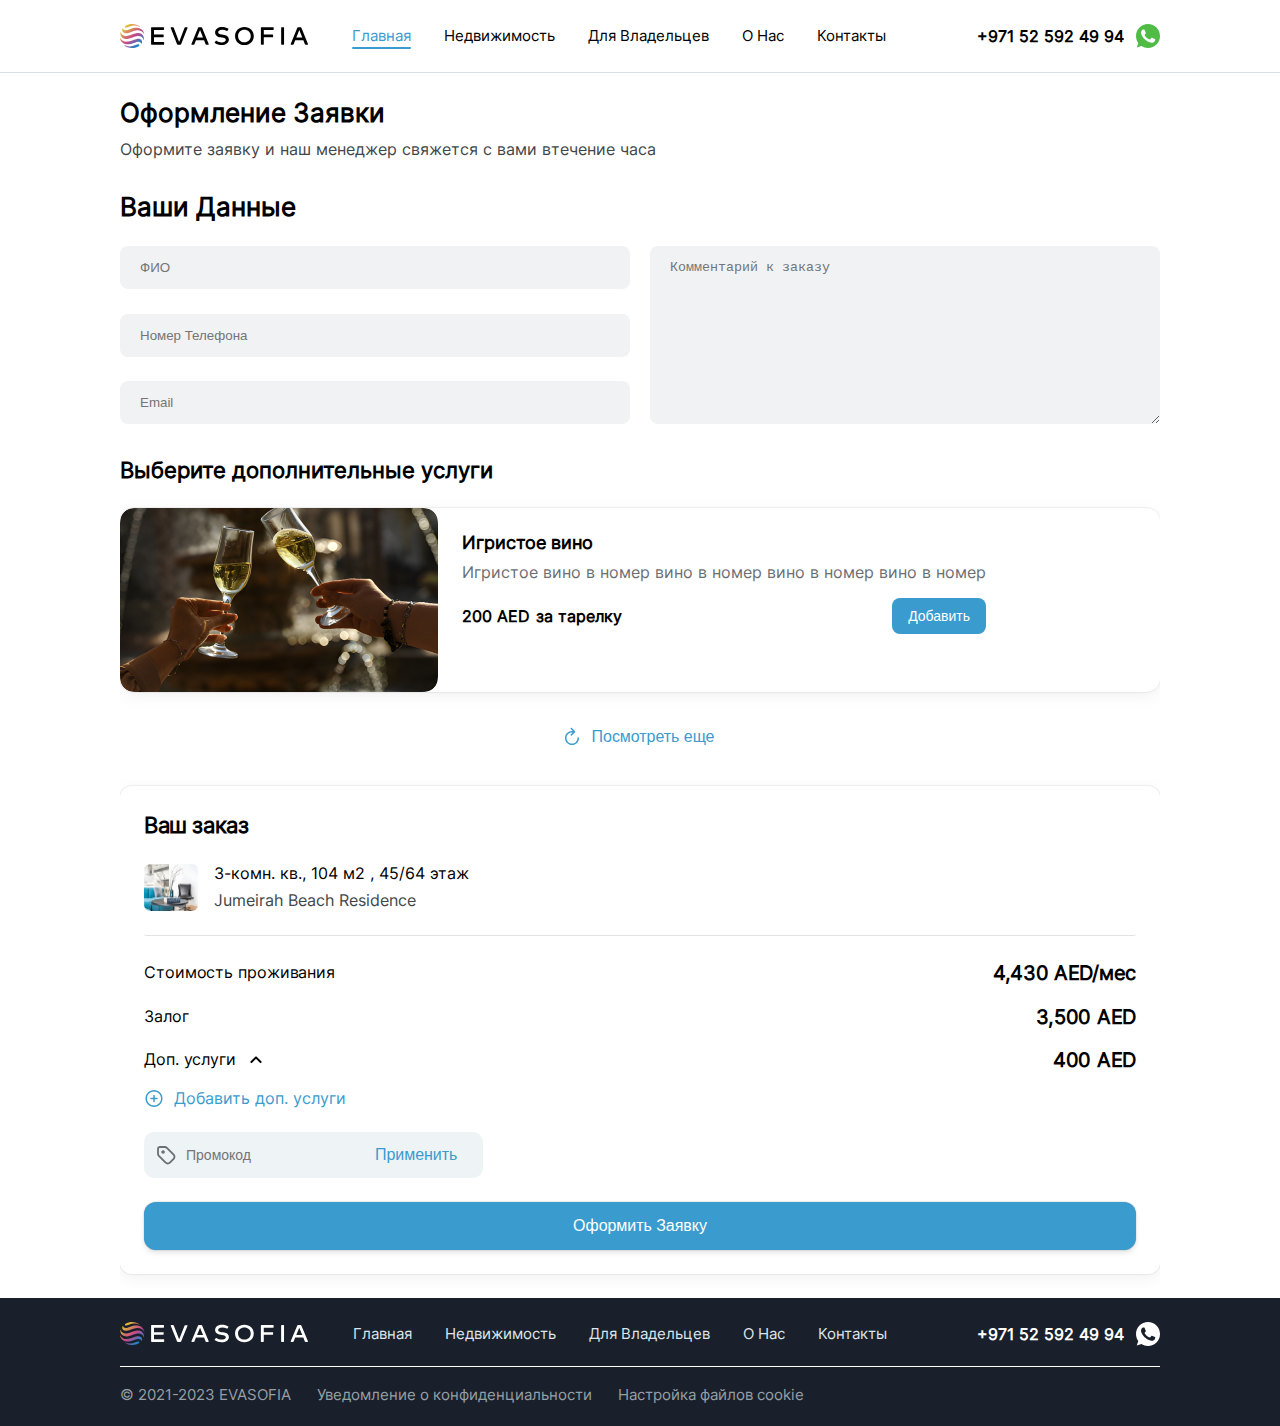
<file: checkout.html>
<!DOCTYPE html>
<html lang="en">
<head>
    <meta charset="UTF-8">
    <meta http-equiv="X-UA-Compatible" content="IE=edge">
    <meta name="viewport" content="width=device-width, initial-scale=1.0">
    <title>Document</title>
    <link rel="stylesheet" href="css/reset.css">
    <link rel="stylesheet" href="css/fonts.css">
    <link rel="stylesheet" href="css/style.css">
</head>
<body>
    <header class="header">
        <div class="container">
            <button class="mm-btn">
                <span></span>
                <span></span>
                <span></span>
            </button>
            <a class="logo" href="index.html"></a>
            <nav class="header-nav">
                <a class="header-nav__link selected" href="index.html">Главная</a>
                <a class="header-nav__link" href="property-list.html">Недвижимость</a>
                <a class="header-nav__link" href="for-owners.html">Для Владельцев</a>
                <a class="header-nav__link" href="about-us.html">О Нас</a>
                <a class="header-nav__link" href="contacts.html">Контакты</a>
            </nav>
            <div class="m-menu">
                <nav class="header-nav">
                    <a class="header-nav__link selected" href="index.html">Главная</a>
                    <a class="header-nav__link" href="property-list.html">Недвижимость</a>
                    <a class="header-nav__link" href="for-owners.html">Для Владельцев</a>
                    <a class="header-nav__link" href="about-us.html">О Нас</a>
                    <a class="header-nav__link" href="contacts.html">Контакты</a>
                </nav>
                <a class="mm-link" href="">+971 52 592 49 94</a>
                <div class="m-menu__icons">
                    <a href="">
                        <img src="img/Instagram.svg" alt="">
                    </a>
                    <a href="">
                        <img src="img/contact.svg" alt="">
                    </a>
                </div>
            </div>
            <a class="contact-btn" href="">+971 52 592 49 94</a>
        </div>
    </header>
    <main class="checkout-page">
        <section class="checkout-section">
            <h2 class="checkout__h2">Оформление Заявки</h2>
            <p class="checkout__p">Оформите заявку и наш менеджер свяжется с вами втечение часа</p>
            <h2 class="checkout__h2" style="margin-top: 32px;">Ваши Данные</h2>
            <form class="checkout-form" action="">
                <div>
                    <input class="input_shadow" placeholder="ФИО" type="text">
                    <input class="input_shadow" placeholder="Номер Телефона" type="tel">
                    <input class="input_shadow" placeholder="Email" type="email">
                </div>
                <textarea class="textarea_shadow" placeholder="Комментарий к заказу" name="" id="" cols="30" rows="10"></textarea>
            </form>
            <section class="additional-services" id="additional-services">
                <h2 class="text-h2">Выберите дополнительные услуги</h2>
                <ul class="property-services">
                    <li class="property-services__item">
                        <img class="property-services__preview" src="img/additional-photo.png" alt="">
                        <div class="property-services__description">
                            <h3 class="property-services__title">Игристое вино</h3>
                            <p class="property-services__text">Игристое вино в номер вино в номер вино в номер вино в номер</p>
                            <div class="property-services__info">
                                <span class="property-services__price">200 AED </span><span>за тарелку</span>
                                <button class="property-services__add-btn">Добавить</button>
                            </div>
                        </div>
                    </li>
                    <button class="load-more">Посмотреть еще</button>
                </ul>
            </section>
        </section>
        <div class="summary-card">
            <h3 class="summary-card__h3">Ваш заказ</h3>
            <div class="property-summary">
                <img class="property-summary__preview" src="img/calculator-photo.png" alt="">
                <div class="property-summary__wrapper">
                    <h3 class="property-summary__title">3-комн. кв., 104 м2 , 45/64 этаж</h3>
                    <p class="property-summary__location">Jumeirah Beach Residence</p>
                </div>
            </div>
            <ul class="summary-list">
                <li class="summary-list__item">
                    <label class="summary-list__label" for="">Стоимость проживания</label>
                    <span class="summary-list__price">4,430 AED/мес</span>
                </li>
                <li class="summary-list__item">
                    <label class="summary-list__label" for="">Залог</label>
                    <span class="summary-list__price">3,500 AED</span>
                </li>
            </ul>
            <div class="additional-summary">
                <header class="additional-summary__header expanded">
                    <span>Доп. услуги</span>
                    <span>400 AED</span>
                </header>
                <ul class="additional-summary__list">
                </ul>
            </div>
            <a class="summary-list__add-btn" href="#additional-services">Добавить доп. услуги</a>
            <div class="promocode">
                <input type="text" placeholder="Промокод">
                <button>Применить</button>
            </div>
            <button class="summary-card__button">Оформить Заявку</button>
        </div>
        <div class="mm-checkout">
            <div class="mm-checkout__wrapper">
                <h2 class="mm-checkout__h2">4,430 AED/мес</h2>
                <h3 class="mm-checkout__h3">Залог/Доп услуги <b>3,900 AED</b></h3>
            </div>
            <button class="mm-checkout__button">Оформить Заявку</button>
        </div>
    </main>
    <footer class="footer">
    <div class="container">
        <div class="footer__top">
            <a class="logo" href="index.html"></a>
            <nav class="footer-nav">
                <a class="footer-nav__link" href="">Главная</a>
                <a class="footer-nav__link" href="">Недвижимость</a>
                <a class="footer-nav__link" href="">Для Владельцев</a>
                <a class="footer-nav__link" href="">О Нас</a>
                <a class="footer-nav__link" href="">Контакты</a>
            </nav>
            <a class="contact-btn" href="">+971 52 592 49 94</a>
        </div>
        <div class="footer__bottom">
            <span>© 2021-2023 EVASOFIA</span>
            <a href="">Уведомление о конфиденциальности</a>
            <a href="">Настройка файлов cookie</a>
        </div>
    </div>
    </footer>
    <script src="js/jquery.min.js"></script>
    <script src="js/jquery.touchSwipe.min.js"></script>
    <script src="js/main.js"></script>
</body>
</html>
</file>
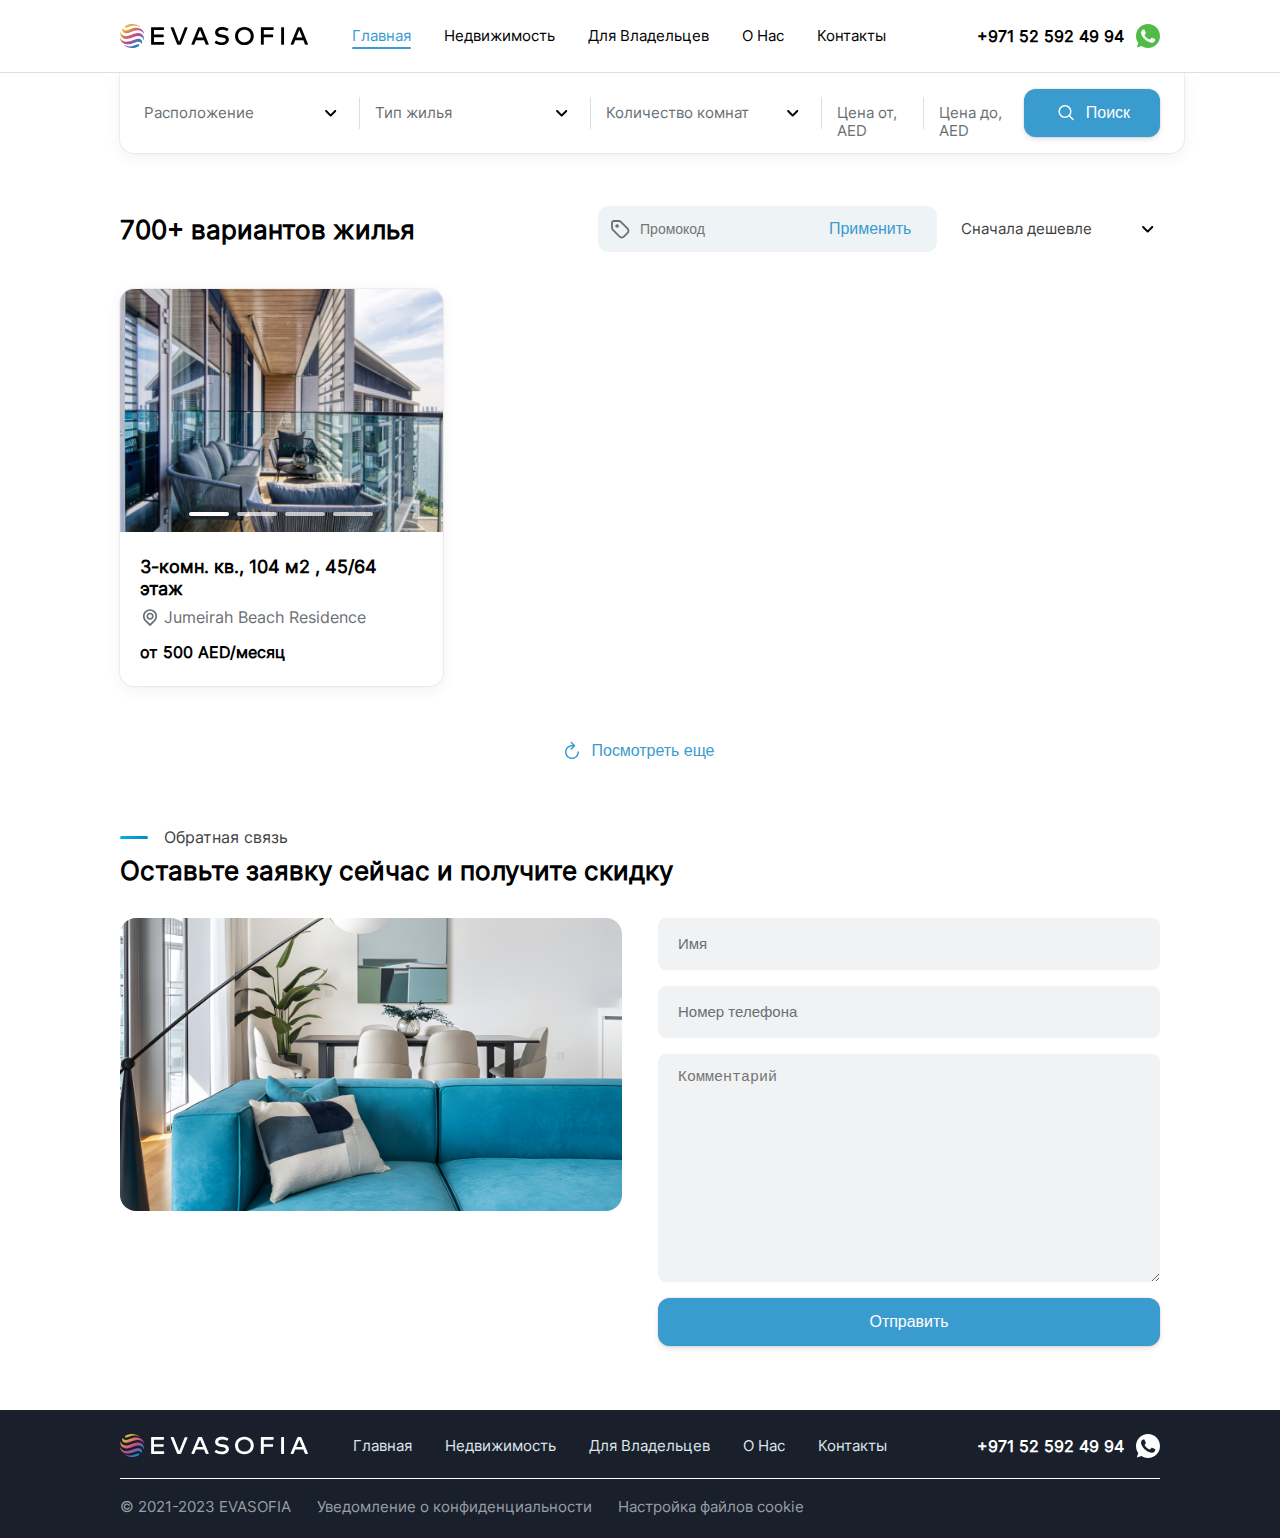
<file: property-list.html>
<!DOCTYPE html>
<html lang="en">
<head>
    <meta charset="UTF-8">
    <meta http-equiv="X-UA-Compatible" content="IE=edge">
    <meta name="viewport" content="width=device-width, initial-scale=1.0">
    <title>Document</title>
    <link rel="stylesheet" href="css/reset.css">
    <link rel="stylesheet" href="css/fonts.css">
    <link rel="stylesheet" href="css/style.css">
</head>
<body>
    <header class="header">
        <div class="container">
            <button class="mm-btn">
                <span></span>
                <span></span>
                <span></span>
            </button>
            <a class="logo" href="index.html"></a>
            <nav class="header-nav">
                <a class="header-nav__link selected" href="index.html">Главная</a>
                <a class="header-nav__link" href="property-list.html">Недвижимость</a>
                <a class="header-nav__link" href="for-owners.html">Для Владельцев</a>
                <a class="header-nav__link" href="about-us.html">О Нас</a>
                <a class="header-nav__link" href="contacts.html">Контакты</a>
            </nav>
            <div class="m-menu">
                <nav class="header-nav">
                    <a class="header-nav__link selected" href="index.html">Главная</a>
                    <a class="header-nav__link" href="property-list.html">Недвижимость</a>
                    <a class="header-nav__link" href="for-owners.html">Для Владельцев</a>
                    <a class="header-nav__link" href="about-us.html">О Нас</a>
                    <a class="header-nav__link" href="contacts.html">Контакты</a>
                </nav>
                <a class="mm-link" href="">+971 52 592 49 94</a>
                <div class="m-menu__icons">
                    <a href="">
                        <img src="img/Instagram.svg" alt="">
                    </a>
                    <a href="">
                        <img src="img/contact.svg" alt="">
                    </a>
                </div>
            </div>
            <a class="contact-btn" href="">+971 52 592 49 94</a>
        </div>
    </header>
     <main>
        <div class="property-list">
            <form class="mm-filters">
                <header class="mm-filters__header">
                    <h2 class="mm-filters__h2">Уточнить поиск</h2>
                    <button class="mm-filters__search"></button>
                </header>
                <ul class="mm-filters__list">
                    <li class="mm-filters__item">
                        <h3 class="mm-filters__h3">Апартаменты</h3>
                    </li>
                    <li class="mm-filters__item">
                        <h3 class="mm-filters__h3">3 комнаты</h3>
                    </li>
                    <li class="mm-filters__item">
                        <h3 class="mm-filters__h3">
                            <span>1,000</span>
                            <span>-</span>
                            <span>1,500</span>
                            <span>AED</span>
                        </h3>
                    </li>
                </ul>
                <div class="filters-menu">
                    <header class="filters-menu__header">
                        <h2 class="filters-menu__h2">Поиск жилья</h2>
                        <button class="filters-menu__close"></button>
                    </header>
                    <div class="filters-menu__content">
                        <div>
                            <div class="select">
                                <header class="select-header">
                                    <span class="select__title">Расположение</span>
                                    <span class="select_arrow"></span>
                                </header>
                                <div class="sub-menu">
                                     <ul class="sub-list">
                                        <li class="sub-list__item selected">Option</li>
                                        <li class="sub-list__item">Option</li>
                                        <li class="sub-list__item">Option</li>
                                        <li class="sub-list__item">Option</li>
                                     </ul>
                                </div>
                            </div>
                            <div class="select">
                                <header class="select-header">
                                    <span class="select__title">Тип жилья</span>
                                    <span class="select_arrow"></span>
                                </header>
                                <div class="sub-menu">
                                     <ul class="sub-list">
                                        <li class="sub-list__item selected">Option</li>
                                        <li class="sub-list__item">Option</li>
                                        <li class="sub-list__item">Option</li>
                                        <li class="sub-list__item">Option</li>
                                     </ul>
                                </div>
                            </div>
                            <div class="select">
                                <header class="select-header">
                                    <span class="select__title">Количество комнат</span>
                                    <span class="select_arrow"></span>
                                </header>
                                <div class="sub-menu">
                                     <ul class="sub-list">
                                        <li class="sub-list__item selected">Option</li>
                                        <li class="sub-list__item">Option</li>
                                        <li class="sub-list__item">Option</li>
                                        <li class="sub-list__item">Option</li>
                                     </ul>
                                </div>
                            </div>
                            <div class="inputs-wrapper">
                                <div class="input">
                                    <input type="text">
                                    <label for="">Цена от, AED</label>
                                </div>
                                <div class="input">
                                    <input type="text">
                                    <label for="">Цена до, AED</label>
                                </div>
                            </div>
                        </div>
                        <button class="search-btn">Поиск</button>
                    </div>
                </div>
            </form>
            <form class="filters-form">
                <div class="select">
                    <header class="select-header">
                        <span class="select__title">Расположение</span>
                        <span class="select_arrow"></span>
                    </header>
                    <div class="sub-menu">
                         <ul class="sub-list">
                            <li class="sub-list__item selected">Option</li>
                            <li class="sub-list__item">Option</li>
                            <li class="sub-list__item">Option</li>
                            <li class="sub-list__item">Option</li>
                         </ul>
                    </div>
                </div>
                <div class="spacer_vertical"></div>
                <div class="select">
                    <header class="select-header">
                        <span class="select__title">Тип жилья</span>
                        <span class="select_arrow"></span>
                    </header>
                    <div class="sub-menu">
                         <ul class="sub-list">
                            <li class="sub-list__item selected">Option</li>
                            <li class="sub-list__item">Option</li>
                            <li class="sub-list__item">Option</li>
                            <li class="sub-list__item">Option</li>
                         </ul>
                    </div>
                </div>
                <div class="spacer_vertical"></div>
                <div class="select">
                    <header class="select-header">
                        <span class="select__title">Количество комнат</span>
                        <span class="select_arrow"></span>
                    </header>
                    <div class="sub-menu">
                         <ul class="sub-list">
                            <li class="sub-list__item selected">Option</li>
                            <li class="sub-list__item">Option</li>
                            <li class="sub-list__item">Option</li>
                            <li class="sub-list__item">Option</li>
                         </ul>
                    </div>
                </div>
                <div class="spacer_vertical"></div>
                <div class="inputs-wrapper">
                    <div class="input">
                        <input type="text">
                        <label for="">Цена от, AED</label>
                    </div>
                    <div class="spacer_vertical"></div>
                    <div class="input">
                        <input type="text">
                        <label for="">Цена до, AED</label>
                    </div>
                </div>
                <button class="search-btn">Поиск</button>
            </form>
            <header class="property-list__header">
                <h1 class="property-list__title">700+ вариантов жилья</h1>
                <div class="promocode">
                    <input type="text" placeholder="Промокод">
                    <button>Применить</button>
                </div>
                <div class="select single">
                    <header class="select-header">
                        <span class="select__title">Сначала дешевле</span>
                        <span class="select_arrow"></span>
                    </header>
                    <div class="sub-menu">
                         <ul class="sub-list">
                            <li class="sub-list__item selected">Option</li>
                            <li class="sub-list__item">Option</li>
                            <li class="sub-list__item">Option</li>
                            <li class="sub-list__item">Option</li>
                         </ul>
                    </div>
                </div>
            </header>
            <ul class="apart-list">
                <li class="apart-list__item">
                    <div class="apart-list__preview">
                        <img class="active" src="img/apart-photo.jpg" alt="">
                        <img src="img/apart-photo.jpg" alt="">
                        <img src="img/apart-photo.jpg" alt="">
                        <img src="img/apart-photo.jpg" alt="">
                    </div>
                    <div class="apart-list__nav">
                        <div class="apart-list__nav-item selected"></div>
                        <div class="apart-list__nav-item"></div>
                        <div class="apart-list__nav-item"></div>
                        <div class="apart-list__nav-item"></div>
                    </div>
                    <div class="apart-list__description">
                        <a class="apart-list__title" href="">3-комн. кв., 104 м2 , 45/64 этаж</a>
                        <h3 class="apart-list__location">Jumeirah Beach Residence</h3>
                        <p class="apart-list__price">от 500 AED/месяц</p>
                    </div>
                </li>
            </ul>
            <button class="load-more">Посмотреть еще</button>
        </div>
        <section class="feedback-section">
            <div class="container">
                <header class="section-header">
                    <h3 class="section-label">Обратная связь</h3>
                    <h4 class="section-title">Оставьте заявку сейчас и получите скидку</h4>
                </header>
                <form class="feedback-form" action="">
                    <img class="feedback-form__img" src="img/feedback-photo.png" alt="">
                    <div class="feedback-form__wrapper">
                        <input class="input_simple" placeholder="Имя" type="text">
                        <input class="input_simple" placeholder="Номер телефона" type="tel">
                        <textarea class="textarea_simple" placeholder="Комментарий" name="" id="" cols="30" rows="10"></textarea>
                        <button class="button">Отправить</button>
                    </div>
                </form>
            </div>
        </section>
     </main>
     <footer class="footer">
        <div class="container">
            <div class="footer__top">
                <a class="logo" href="index.html"></a>
                <nav class="footer-nav">
                    <a class="footer-nav__link" href="">Главная</a>
                    <a class="footer-nav__link" href="">Недвижимость</a>
                    <a class="footer-nav__link" href="">Для Владельцев</a>
                    <a class="footer-nav__link" href="">О Нас</a>
                    <a class="footer-nav__link" href="">Контакты</a>
                </nav>
                <a class="contact-btn" href="">+971 52 592 49 94</a>
            </div>
            <div class="footer__bottom">
                <span>© 2021-2023 EVASOFIA</span>
                <a href="">Уведомление о конфиденциальности</a>
                <a href="">Настройка файлов cookie</a>
            </div>
        </div>
     </footer>
     <script src="js/jquery.min.js"></script>
     <script src="js/jquery.touchSwipe.min.js"></script>
     <script src="js/main.js"></script>
</body>
</html>
</file>
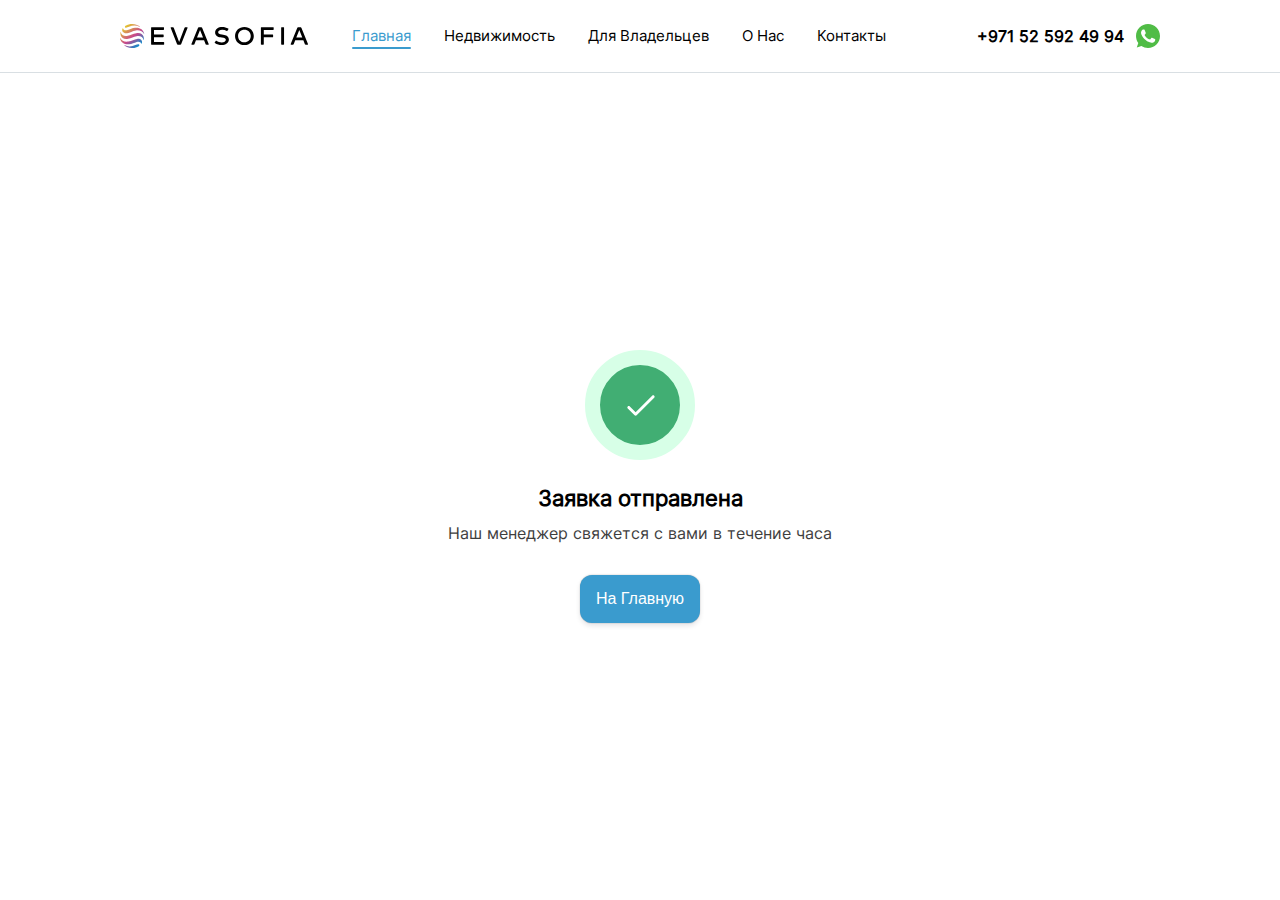
<file: success-page.html>
<!DOCTYPE html>
<html lang="en">
<head>
    <meta charset="UTF-8">
    <meta http-equiv="X-UA-Compatible" content="IE=edge">
    <meta name="viewport" content="width=device-width, initial-scale=1.0">
    <title>Document</title>
    <link rel="stylesheet" href="css/reset.css">
    <link rel="stylesheet" href="css/fonts.css">
    <link rel="stylesheet" href="css/style.css">
</head>
<body>
    <header class="header">
        <div class="container">
            <button class="mm-btn">
                <span></span>
                <span></span>
                <span></span>
            </button>
            <a class="logo" href="index.html"></a>
            <nav class="header-nav">
                <a class="header-nav__link selected" href="index.html">Главная</a>
                <a class="header-nav__link" href="property-list.html">Недвижимость</a>
                <a class="header-nav__link" href="for-owners.html">Для Владельцев</a>
                <a class="header-nav__link" href="about-us.html">О Нас</a>
                <a class="header-nav__link" href="contacts.html">Контакты</a>
            </nav>
            <div class="m-menu">
                <nav class="header-nav">
                    <a class="header-nav__link selected" href="index.html">Главная</a>
                    <a class="header-nav__link" href="property-list.html">Недвижимость</a>
                    <a class="header-nav__link" href="for-owners.html">Для Владельцев</a>
                    <a class="header-nav__link" href="about-us.html">О Нас</a>
                    <a class="header-nav__link" href="contacts.html">Контакты</a>
                </nav>
                <a class="mm-link" href="">+971 52 592 49 94</a>
                <div class="m-menu__icons">
                    <a href="">
                        <img src="img/Instagram.svg" alt="">
                    </a>
                    <a href="">
                        <img src="img/contact.svg" alt="">
                    </a>
                </div>
            </div>
            <a class="contact-btn" href="">+971 52 592 49 94</a>
        </div>
    </header>
    <main class="success-page">
        <div class="success-icon"></div>
        <h2 class="text-h2">Заявка отправлена</h2>
        <p class="text-p">Наш менеджер свяжется с вами в течение часа</p>
        <button class="button" href="">На Главную</button>
    </main>
    <script src="js/jquery.min.js"></script>
    <script src="js/jquery.touchSwipe.min.js"></script>
    <script src="js/main.js"></script>
</body>
</html>
</file>
<file: css/fonts.css>
@font-face {
    font-family: 'Inter';
    font-stretch: normal; /* Note that font-stretch is a % of normal width */
    font-style: normal; /* See note below */
    font-weight: normal;
    src: url(../fonts/Inter-VariableFont_slnt\,wght.ttf) format('woff2');
}
</file>
<file: css/style.css>
html {
  height: 100%;
}
body {
  font-family: "Inter";

  min-height: 100%;
  display: grid;
  grid-template-rows: auto 1fr auto;
  overflow-x: hidden;
}
strong {
  font-weight: bold;
}
:root {
  --font-color-black: #000000;
}
.list {
  list-style: url(../img/list-marker.svg);
}
.list > li:not(:last-child) {
  margin-bottom: 8px;
}
section > .container {
  margin: 0 120px;
}
main {
  overflow-x: hidden;
}

/* Header *Start* */

.header {
  position: relative;
  border-bottom: 1px solid #d9dfe3;
}
.header > .container {
  margin: 0 120px;
  padding: 24px 0;

  display: flex;
  align-items: center;
}
.logo {
  display: block;
  width: 188.03px;
  height: 24.01px;
  background-image: url(../img/Logo.svg);
  background-repeat: no-repeat;
  background-size: 100%;
}
.header-nav {
  margin-left: 44px;

  display: flex;
}
.header-nav__link {
  position: relative;

  font-size: 15px;
  line-height: 18px;
  text-align: center;
  text-decoration: none;

  color: var(--font-color-black);
  transition: color 0.2s;
}
.header-nav__link:not(:last-child) {
  margin-right: 33px;
}
.header-nav__link.selected,
.header-nav__link:hover {
  color: #3a9bce;
}
.header-nav__link.selected::after {
  content: "";
  position: absolute;

  bottom: -4px;
  left: 0;

  width: 100%;
  height: 2px;
  background: #3a9bce;
  border-radius: 2px;
}
.contact-btn {
  padding-right: 36px;

  font-weight: 600;
  font-size: 16px;
  line-height: 24px;
  text-decoration: none;

  color: #000000;

  background-image: url(../img/contact.svg);
  background-repeat: no-repeat;
  background-position: center right;
}
.header .contact-btn {
  margin-left: auto;
}

.spacer_vertical {
  display: block;
  margin: 0 16px;

  height: 32px;
  width: 1px;

  background: #d9dfe3;
  border-radius: 2px;
}

/* Mobile menu *Start* */

.m-menu {
  display: none;

  position: fixed;
  top: 57px;
  right: 0;

  width: calc(100% - 24px);
  height: 100vh;

  padding: 12px;
  flex-direction: column;

  background-color: #ffffff;
  z-index: 2;

  animation: linear 0.2s fadeOut;

  z-index: 5;
}
.m-menu.opened {
  display: flex;
}
.m-menu > .header-nav {
  display: flex;
  flex-direction: column;
  margin: 0;
}
.m-menu .header-nav__link {
  width: fit-content;
  margin: 0 auto;
}
.m-menu .header-nav__link:not(:last-child) {
  margin-bottom: 32px;
}
.mm-link {
  font-weight: 600;
  font-size: 16px;
  line-height: 19px;
  text-decoration: none;
  text-align: center;

  color: #000000;
}
.m-menu .header-nav + .mm-link {
  margin-top: 40px;
}
.m-menu__icons {
  margin-top: 8px;

  display: flex;
  justify-content: center;
  flex-wrap: wrap;
}
.m-menu__icons > *:not(:last-child) {
  margin-right: 6px;
}
.m-menu__icons > *:last-child {
  margin-left: 6px;
}
.social-nav__item {
  display: block;
  width: 24px;
  height: 24px;
}

/* Mobile menu *Stop* */

/* Header *Stop* */

/* Footer *Start* */

.footer {
  background: #1a202b;
}
.footer > .container {
  margin: 0 120px;
  padding: 24px 0;

  display: flex;
  flex-direction: column;
}
.footer__top {
  display: flex;
  align-items: center;

  padding-bottom: 20px;
  margin-bottom: 20px;

  border-bottom: 0.5px solid #ffffff;
}
.footer .logo {
  background-image: url(../img/logo-white.svg);
}
.footer-nav {
  margin-left: 45px;

  display: flex;
}
.footer-nav__link {
  position: relative;
  font-weight: 500;
  font-size: 15px;
  line-height: 16px;
  text-decoration: none;

  text-align: center;

  transition: color 0.2s;
  color: #dde6eb;
}
.footer-nav__link:not(:last-child) {
  margin-right: 33px;
}
.footer-nav__link:hover {
  text-decoration: underline;
}
.footer .contact-btn {
  margin-left: auto;
  color: #ffffff;
  background-image: url(../img/contact-white.svg);
}
.footer__bottom {
  display: flex;
}
.footer__bottom span,
.footer__bottom a {
  font-weight: 400;
  font-size: 15px;
  line-height: 15px;
  text-decoration: none;

  color: #969fa6;
}
.footer__bottom > *:not(:last-child) {
  margin-right: 26px;
}
.footer__bottom a:hover {
  text-decoration: underline;
}
/* Footer *Stop* */

/* Index html *start* */

.main-content {
  position: relative;

  width: 100%;
  padding-top: 178px;
  padding-bottom: 32px;

  background-image: url(../img/banner.jpg);
  background-color: linear-gradient(
    180deg,
    rgba(0, 0, 0, 0.3) 0%,
    rgba(0, 0, 0, 0) 100%
  );
  background-size: 100%;
  background-repeat: no-repeat;
}
.main-content__title {
  margin: 0 auto;
  padding: 24px;

  display: flex;
  justify-content: center;
  align-items: center;
  width: 717px;

  font-weight: 700;
  font-size: 32px;
  line-height: 39px;
  text-align: center;

  color: #ffffff;
  background: rgba(106, 111, 115, 0.6);
  border-radius: 16px;

  animation: 1s fadeOut;
}
@keyframes fadeOut {
  0% {
    opacity: 0;
  }
  100% {
    opacity: 1;
  }
}
.filters-form {
  padding: 12px 24px;
  width: fit-content;
  display: flex;
  align-items: center;
  justify-content: space-between;

  background: #ffffff;
  box-shadow: 0px 4px 16px rgba(102, 102, 102, 0.15);
  border-radius: 14px;
}
.main-content .filters-form {
  margin-top: 120px;
  margin-left: auto;
  margin-right: auto;
}
.main-content .filters-form .input input {
  width: 140px;
}
.select {
  position: relative;
  padding: 16px 0;

  border-radius: 8px;
}
.select-header {
  display: grid;
  grid-template-columns: 170.67px 24px;
  gap: 4px;
}
.select__title {
  display: flex;
  justify-content: space-between;
  align-items: center;

  min-width: 170px;
  font-weight: 400;
  font-size: 15px;
  line-height: 18px;

  color: #6a6f73;

  text-overflow: ellipsis;
  overflow: hidden;
  white-space: nowrap;

  cursor: pointer;
}
.select_arrow {
  display: block;
  height: 24px;
  width: 24px;

  background-image: url(../img/dropdown-arrow.svg);
  background-repeat: no-repeat;
  background-position: center right;
  transition: 0.2s;
}
.select.active .select_arrow {
  transform: rotate(180deg);
}
.select.active .select__title {
}
.select .sub-menu {
  display: none;
  width: calc(100% - 16px);

  position: absolute;
  padding: 8px;
  top: 100%;
  left: 0;

  background: #ffffff;
  box-shadow: 0px 0px 1px 1px rgba(0, 0, 0, 0.06),
    0px 4px 16px rgba(0, 0, 0, 0.06);
  border-radius: 12px;

  z-index: 2;
}
.select.active .sub-menu {
  display: block;
}
.select .sub-list {
  display: flex;
  flex-direction: column;
  max-height: 184px;

  overflow-y: auto;
}
.select .sub-list__item {
  padding: 6px 12px;
  font-weight: 400;
  font-size: 15px;
  line-height: 20px;

  border-radius: 8px;
  color: #000000;
  cursor: pointer;
  transition: 0.2s;
}
.select .sub-list__item:not(:last-child) {
  margin-bottom: 8px;
}
.select .sub-list__item:hover {
  background: #f6f8fa;
}
.select .sub-list__item.selected {
  background: linear-gradient(96.18deg, #00b1e9 0%, #008cb8 99.49%),
    url(../img/checkmark.svg) no-repeat center right;
  color: #ffffff;
}

.input {
  padding: 15px 0;
  position: relative;
}
.input input {
  width: 100%;
  outline: none;

  font-weight: 400;
  font-size: 15px;
  line-height: 20px;

  color: #000000;
  border: none;
  background: transparent;
}
.input label {
  position: absolute;
  top: 17px;
  left: 0;

  font-weight: 400;
  font-size: 15px;
  line-height: 18px;

  color: #6a6f73;

  pointer-events: none;
  transition: 0.2s;
}
.input input:focus + label,
.input.focus label {
  bottom: 100%;
  transform: translateY(-13px);

  font-size: 11px;
  line-height: 14px;
}
.search-btn {
  padding: 12px 30px 12px 61.5px;

  font-weight: 500;
  font-size: 16px;
  line-height: 24px;
  text-align: center;
  letter-spacing: -0.0025em;

  color: #ffffff;

  background-color: #3a9bce;
  box-shadow: 0px -1px 2px rgba(4, 10, 21, 0.05),
    0px 1px 1px rgba(4, 10, 21, 0.04), 0px 3px 5px rgba(4, 12, 29, 0.1),
    0px 0px 1px rgba(7, 13, 26, 0.27);
  border-radius: 12px;
  border: none;

  background-image: url(../img/search.svg);
  background-repeat: no-repeat;
  background-position: 29.5px center;

  cursor: pointer;
  transition: color 0.2s;
}
.search-btn:hover {
  background-color: #2b7fac;
}
.search-btn:active {
  background-color: #206083;
}

/* Property types *Start* */
.property-types {
  margin: 64px 120px 32px 120px;

  display: grid;
  grid-template-columns: 1fr 1fr;
  gap: 36px;
}
.property-types__item {
  position: relative;
  width: 100%;
  height: 338px;

  background-repeat: no-repeat;
  background-size: 100% 100%;
  background-position: center center;
  border-radius: 14px;
  overflow: hidden;

  transition: 0.4s;
}
.property-types__item:hover {
  background-size: 105% 105%;
}
.property-types__gradient {
  position: absolute;
  top: 0;
  left: 0;
  height: 100%;
  width: 100%;

  background: linear-gradient(
    178.85deg,
    rgba(142, 142, 142, 0) 0.98%,
    rgba(0, 0, 0, 0.61) 99.02%
  );
  z-index: 1;
}
.property-types__h3 {
  position: absolute;
  bottom: 51px;
  left: 40px;

  font-weight: 700;
  font-size: 26px;
  line-height: 31px;

  color: #ffffff;
  z-index: 2;
}
.property-types__p {
  position: absolute;
  bottom: 24px;
  left: 40px;

  font-weight: 500;
  font-size: 16px;
  line-height: 19px;

  color: #ffffff;
  z-index: 2;
}

/* Property types *Stop* */

/* Index html *Stop* */

/* Popular section *Start* */

.popular-section {
  padding: 64px 0;
  background: #f6f8fa;
}

/* Section header *Start* */

.section-header {
  display: flex;
  flex-wrap: wrap;
  justify-content: space-between;
}
.section-label {
  width: 100%;
  display: flex;
  align-items: center;
  margin-bottom: 8px;

  font-weight: 400;
  font-size: 16px;
  line-height: 19px;

  color: #3e3e3e;
}
.section-label::before {
  content: "";

  display: block;
  margin-right: 16px;
  width: 28px;
  height: 3px;

  background: linear-gradient(96.18deg, #00b1e9 0%, #008cb8 99.49%);
  border-radius: 40px;
}
.section-title {
  font-weight: 700;
  font-size: 26px;
  line-height: 31px;

  color: #000000;
}
.see-all {
  padding-right: 24px;

  font-weight: 500;
  font-size: 16px;
  line-height: 30px;
  letter-spacing: -0.0025em;
  text-decoration: none;

  background-image: url(../img/see-all.svg);
  background-size: 24px 24px;
  background-repeat: no-repeat;
  background-position: right center;
  color: #3a9bce;
}

/* Section header *Stop* */

/* Apart list *Start* */

.popular-section .apart-list {
  margin-top: 32px;
  grid-template-columns: 1fr 1fr 1fr 1fr;
}

.apart-list {
  display: grid;
  gap: 36px;
}
.apart-list__item {
  position: relative;

  background: #ffffff;
  box-shadow: 0px 0px 1px 1px rgba(0, 0, 0, 0.06),
    0px 4px 16px rgba(0, 0, 0, 0.06);
  border-radius: 14px;
  overflow: hidden;
  transition: linear 0.2s;
}
.apart-list__preview {
  width: 100%;
  height: 243px;
}
.apart-list__preview > img {
  display: none;
  width: 100%;
  height: 100%;
}
.apart-list__preview > img.active {
  display: block;
  animation: linear 0.2s fadeOut;
}
.apart-list__nav {
  width: 100%;
  display: flex;
  flex-wrap: wrap;
  justify-content: center;

  position: absolute;
  top: 223px;
}
.apart-list__nav-item {
  width: 100%;
  max-width: 40px;
  border-radius: 40px;
  height: 4px;

  background: #ffffff;
  opacity: 0.7;
}
.apart-list__nav-item:not(:last-child) {
  margin-right: 8px;
}
.apart-list__nav-item.selected {
  opacity: 1;
}

.apart-list__description {
  padding: 24px 20px;
  display: flex;
  flex-direction: column;
}
.apart-list__title {
  font-weight: 700;
  font-size: 18px;
  line-height: 22px;
  text-decoration: none;

  color: #000000;
  transition: color 0.2s;
}
.apart-list__item:hover {
  box-shadow: 0px 0px 1px 1px rgba(0, 0, 0, 0.12),
    0px 4px 16px rgba(0, 0, 0, 0.12);
}
.apart-list__item:hover .apart-list__title {
  color: #3a9bce;
}
.apart-list__location {
  margin-top: 8px;
  padding-left: 24px;

  font-weight: 400;
  font-size: 16px;
  line-height: 19px;

  background-image: url(../img/location.svg);
  background-repeat: no-repeat;
  background-position: left center;

  color: #6a6f73;
}
.apart-list__price {
  margin-top: 16px;

  font-weight: 600;
  font-size: 16px;
  line-height: 19px;

  color: #000000;
}

/* Apart list *Stop* */

/* Popular section *Stop* */

/* Benefits section *Start* */

.benefits-section {
  padding: 64px 0;
  background: #ffffff;
}

.benefits-list {
  display: grid;
  grid-template-columns: 1fr 1fr 1fr 1fr;
  grid-template-rows: auto;
  gap: 36px;
}
.benefits-section .benefits-list {
  margin-top: 32px;
}
.benefits-list__item {
  padding: 24px;

  background: #ffffff;
  box-shadow: 0px 4px 16px rgba(0, 0, 0, 0.08);
  border-radius: 12px;
}
.benefits-list__icon {
  padding: 16px;

  border-radius: 50%;
  background: #e3f1f8;
}
.benefits-list__title {
  margin-top: 24px;

  font-weight: 700;
  font-size: 20px;
  line-height: 24px;

  color: #000000;
}
.benefits-list__text {
  margin-top: 12px;

  font-weight: 400;
  font-size: 16px;
  line-height: 24px;

  color: #6a6f73;
}

/* Benefits section *Stop* */

/* Reviews section *Start* */

.section-nav {
  display: flex;
  align-items: center;
  justify-content: center;
}
.section-nav__prev,
.section-nav__next {
  width: 24px;
  height: 15.15px;

  border: none;
  background-color: transparent;
  background-image: url(../img/arrow.svg);
  background-size: 100%;
  background-position: center center;
  background-repeat: no-repeat;

  cursor: pointer;
}
.section-nav__next {
  margin-top: 2.3px;
  margin-left: 32px;
  transform: rotate(180deg);
}
.reviews-section {
  padding: 64px 0;

  background: #f6f8fa;
}
.reviews-section .reviews-list {
  margin-top: 32px;
}
.reviews-list {
}
.reviews-list__item {
  display: flex;
  background: #ffffff;
  filter: drop-shadow(0px 4px 16px rgba(0, 0, 0, 0.06));
  border-radius: 16px;
  overflow: hidden;
}
.reviews-list__decription {
  width: 40%;
  padding: 32px 0;
  margin: 0 32px;
  background-image: url(../img/quotes.svg), url(../img/quotes-mini.svg);
  background-position: right 32px;
  background-repeat: no-repeat;
}
.reviews-list__photo {
  border-radius: 50%;
  width: 100px;
  height: 100px;
}
.reviews-list__bio {
}
.reviews-list__decription > .reviews-list__preview {
  display: none;
}
.reviews-list__name {
  margin-top: 16px;

  font-weight: 700;
  font-size: 20px;
  line-height: 24px;
  color: #000000;
}
.reviews-list__location {
  margin-top: 4px;

  font-weight: 400;
  font-size: 14px;
  line-height: 17px;

  color: #6a6f73;
}
.reviews-list__p {
  margin-top: 16px;

  font-weight: 400;
  font-size: 16px;
  line-height: 19px;

  color: #000000;
}
.reviews-list__preview {
  width: 60%;
  max-height: 461px;
}

/* Reviews section *Stop* */

/* Feedback section *Start* */

.feedback-section {
  padding: 64px 0;
}

.feedback-section .feedback-form {
  margin-top: 32px;
}

.feedback-form {
  width: 100%;
  display: grid;
  grid-template-columns: 1fr 1fr;
  gap: 36px;
}
.feedback-form__img {
  width: 100%;
  height: auto;
  border-radius: 16px;
}
.feedback-form__map {
  width: 100%;
}
.feedback-form__wrapper {
  width: 100%;
  display: flex;
  flex-direction: column;
}
.feedback-form__wrapper > *:not(:last-child) {
  margin-bottom: 16px;
}
.input_simple {
  padding: 16px 20px;
  background: #f0f2f4;
  border: none;
  border-radius: 8px;

  font-weight: 400;
  font-size: 15px;
  line-height: 20px;

  outline: none;
  color: #000000;
}
.textarea_simple {
  resize: vertical;
  padding: 14px 20px;
  background: #f0f2f4;
  border: none;
  border-radius: 8px;

  font-weight: 400;
  font-size: 15px;
  line-height: 20px;

  outline: none;
  color: #000000;
}
.input_simple::placeholder,
.textarea_simple {
  color: #6a6f73;
}

.button {
  padding: 12px 16px;

  background: #3a9bce;
  box-shadow: 0px -1px 2px rgba(4, 10, 21, 0.05),
    0px 1px 1px rgba(4, 10, 21, 0.04), 0px 3px 5px rgba(4, 12, 29, 0.1),
    0px 0px 1px rgba(7, 13, 26, 0.27);
  border-radius: 12px;
  border: none;

  transition: 0.2s;

  font-weight: 500;
  font-size: 16px;
  line-height: 24px;
  letter-spacing: -0.0025em;

  color: #ffffff;
  cursor: pointer;
}
.button:hover {
  background: #2b7fac;
}
.button:active {
  background: #206083;
}

/* Feedback section *Stop* */

/* Property list page *Start* */

.property-list {
  margin: 0 120px;
}
.property-list .filters-form {
  width: calc(100% - 24px);
  box-shadow: 0px 0px 1px 1px rgba(0, 0, 0, 0.06),
    0px 4px 16px rgba(0, 0, 0, 0.06);
  border-radius: 0px 0px 14px 14px;
}
.property-list__header {
  margin-top: 48px;
  display: flex;
  flex-wrap: wrap;
  align-items: center;
}
.property-list__title {
  font-weight: 700;
  font-size: 26px;
  line-height: 31px;

  color: #000000;
}
.property-list__header .promocode {
  margin-left: auto;
}
.property-list__header .select.single .select__title {
  color: #3e3e3e;
}
.promocode {
  width: fit-content;
  display: flex;
  padding: 10px 20px 10px 40px;

  background-image: url(../img/tag.svg);
  background-repeat: no-repeat;
  background-position: 10px center;

  background-color: #eef3f5;
  border-radius: 10px;
}
.promocode > input {
  font-weight: 400;
  font-size: 14px;
  line-height: 17px;

  background-color: transparent;
  border: none;
  outline: none;
  color: #6a6f73;
}
.promocode > button {
  font-weight: 500;
  font-size: 16px;
  line-height: 24px;
  letter-spacing: -0.0025em;

  background: none;
  border: none;
  color: #3a9bce;
}
.promocode + .select.single {
  margin-left: 24px;
}
.property-list .apart-list {
  margin-top: 32px;
  grid-template-columns: 1fr 1fr 1fr;
}
.property-list .load-more {
  margin-top: 52px;
}
.load-more {
  width: fit-content;
  margin-left: auto;
  margin-right: auto;

  display: block;
  padding-left: 32px;
  font-weight: 500;
  font-size: 16px;
  line-height: 24px;
  letter-spacing: -0.0025em;
  background-color: transparent;
  background-image: url(../img/reload.svg);
  background-repeat: no-repeat;
  background-position: left center;
  border: none;
  color: #3a9bce;
  cursor: pointer;
}
/* Property list page *Stop* */

/* Property details page *Start* */

.property-header {
  padding: 24px 0;
  margin: 0 120px;
}
.property-content {
  position: relative;
  margin: 0 120px;
  margin-bottom: 64px;

  display: flex;
  justify-content: space-between;
}
.property-content > :first-child {
  margin-right: 36px;
}
.back-btn {
  padding: 12px 12px 12px 25.5px;

  font-weight: 500;
  font-size: 16px;
  line-height: 19px;

  color: #3a9bce;
  background-image: url(../img/back-arrow.svg);
  background-position: left center;
  background-repeat: no-repeat;
  background-color: transparent;
  border: none;

  cursor: pointer;
}
.back-btn + .property-details__h2 {
  margin-top: 24px;
}
.property-details__h2 {
  font-weight: 700;
  font-size: 26px;
  line-height: 36px;

  color: #000000;
}
.property-details__location {
  margin-top: 12px;
  padding-left: 24px;

  background-image: url(../img/location.svg);
  background-repeat: no-repeat;
  background-position: left center;

  font-weight: 400;
  font-size: 16px;
  line-height: 19px;

  color: #414649;
}
.property-details__location-btn {
  font-weight: 500;
  font-size: 16px;
  line-height: 24px;
  letter-spacing: -0.0025em;

  color: #3a9bce;
  background-color: transparent;
  border: none;
  cursor: pointer;
}
.property-gallery {
  position: relative;
  display: flex;
  flex-direction: row;

  border-radius: 14px;
}
.property-gallery {
  max-height: 425px;
  width: fit-content;

  border-radius: 14px;
  overflow: hidden;
}
.property-gallery__list {
  display: grid;
  grid-template-columns: 1fr;
  gap: 12px;
}
.property-gallery > .property-gallery__item {
  width: 606px;
  height: 425px;

  margin-right: 12px;
}
.property-gallery__list .property-gallery__item {
  width: 169px;
  height: 97.25px;
}
.property-gallery + .property-description {
  margin-top: 32px;
}
.property-gallery__limit {
  position: absolute;

  padding: 6px 10px 6px 30px;

  bottom: 32px;
  right: 35px;

  font-weight: 500;
  font-size: 13px;
  line-height: 21px;

  color: #ffffff;

  background-color: rgba(0, 0, 0, 0.65);
  background-image: url(../img/picture.svg);
  background-repeat: no-repeat;
  background-position: 10px center;
  border-radius: 6px;
}
.property-gallery__limit_mobile {
  display: none;
}
.summary-card {
  position: sticky;
  top: 20px;

  height: fit-content;
  padding: 24px;

  background: #ffffff;
  box-shadow: 0px 0px 1px 1px rgba(0, 0, 0, 0.06),
    0px 4px 16px rgba(0, 0, 0, 0.06);
  border-radius: 12px;
}
.summary-card__h3 {
  font-weight: 700;
  font-size: 22px;
  line-height: 30px;
  letter-spacing: -0.4px;
  font-feature-settings: "case" on;

  color: #000000;
}
.summary-card__h3 + .property-summary {
  margin-top: 24px;
}
.property-summary {
  display: grid;
  grid-template-columns: 54px 1fr;
  gap: 16px;

  padding-bottom: 24px;
  border-bottom: 1px solid #e4e4e4;
  border-radius: 2px;
}
.property-summary__preview {
  width: 54px;
  height: 47px;

  border-radius: 6px;
}
.property-summary__wrapper {
}
.property-summary__title {
  font-weight: 500;
  font-size: 16px;
  line-height: 19px;

  color: #000000;
}
.property-summary__title + .property-summary__location {
  margin-top: 8px;
}
.property-summary__location {
  font-weight: 400;
  font-size: 16px;
  line-height: 19px;

  color: #414649;
}

.summary-list {
  display: grid;
  grid-template-columns: 1fr;
  gap: 18px;
}
.summary-card .summary-list {
  margin-top: 24px;
}
.summary-list__item {
  display: grid;
  grid-template-columns: 1fr 1fr;
  gap: 16px;
}
.summary-list__label {
  font-weight: 400;
  font-size: 16px;
  line-height: 24px;
  letter-spacing: -0.1px;
  font-feature-settings: "case" on;

  color: #000000;
}
.summary-list__price {
  font-weight: 700;
  font-size: 20px;
  line-height: 26px;
  letter-spacing: -0.3px;
  font-feature-settings: "case" on;
  text-align: right;

  color: #000000;
}
.summary-card .promocode {
  margin-top: 24px;
}
.summary-list + .summary-list__add-btn {
  margin-top: 16px;
}
.summary-list__add-btn {
  display: block;
  padding-left: 30px;

  font-weight: 500;
  font-size: 16px;
  line-height: 19px;
  text-decoration: none;

  background-image: url(../img/add-icon.svg);
  background-repeat: no-repeat;
  background-position: left center;
  background-color: transparent;
  border: none;

  cursor: pointer;
  color: #3a9bce;
}
.summary-list + .additional-summary {
  margin-top: 17px;
}
.additional-summary__header {
  display: flex;
  justify-content: space-between;

  cursor: pointer;
}
.additional-summary__header span:first-child {
  padding-right: 32px;

  font-weight: 400;
  font-size: 16px;
  line-height: 24px;
  letter-spacing: -0.1px;

  background-image: url(../img/services-chevron.svg);
  background-repeat: no-repeat;
  background-position: right center;

  color: #000000;
}
.additional-summary__header span:last-child {
  font-weight: 700;
  font-size: 20px;
  line-height: 26px;
  letter-spacing: -0.3px;

  color: #000000;
}
.additional-summary__header.expanded span:first-child {
  background-image: url(../img/services-chevron-expanded.svg);
}
.additional-summary__header + .additional-summary__list {
  display: none;
}
.additional-summary__list {
  flex-direction: column;
}
.additional-summary__header.expanded + .additional-summary__list {
  display: flex;
}
.additional-summary__item {
  display: flex;
  justify-content: space-between;
}
.additional-summary__item span:first-child {
  font-weight: 400;
  font-size: 16px;
  line-height: 24px;
  letter-spacing: -0.1px;

  color: #000000;
}
.additional-summary__item span:last-child {
  font-weight: 700;
  font-size: 16px;
  line-height: 26px;
  letter-spacing: -0.3px;

  color: #000000;
}
.additional-summary + .summary-list__add-btn {
  margin-top: 16px;
}
.summary-card__button {
  margin-top: 24px;
  width: 100%;
  padding: 12px 93.5px;

  font-weight: 500;
  font-size: 16px;
  line-height: 24px;
  text-align: center;
  letter-spacing: -0.0025em;

  color: #ffffff;
  border: none;
  background: #3a9bce;
  box-shadow: 0px -1px 2px rgba(4, 10, 21, 0.05),
    0px 1px 1px rgba(4, 10, 21, 0.04), 0px 3px 5px rgba(4, 12, 29, 0.1),
    0px 0px 1px rgba(7, 13, 26, 0.27);
  border-radius: 12px;

  cursor: pointer;
}
.mm-checkout {
  padding: 20px;
  display: none;
  justify-content: space-between;
  align-items: center;

  position: fixed;
  bottom: 0;
  left: 0;
  width: calc(100vw - 40px);

  background: #ffffff;

  border-top: 1px solid #f0f2f4;
  box-shadow: 0px -4px 12px rgba(0, 0, 0, 0.08);

  z-index: 2;
}
.mm-checkout__wrapper {
}
.mm-checkout__h2 {
  font-weight: 700;
  font-size: 18px;
  line-height: 24px;

  color: #000000;
}
.mm-checkout__h3 {
  font-weight: 400;
  font-size: 12px;
  line-height: 16px;

  color: #6a6f73;
}
.mm-checkout b {
  font-weight: bold;
  color: #000000;
}
.mm-checkout__button {
  padding: 12px 16px;

  font-weight: 500;
  font-size: 16px;
  line-height: 24px;
  text-align: center;
  letter-spacing: -0.0025em;

  white-space: nowrap;
  color: #ffffff;

  border: none;
  background: #3a9bce;
  box-shadow: 0px -1px 2px rgba(4, 10, 21, 0.05),
    0px 1px 1px rgba(4, 10, 21, 0.04), 0px 3px 5px rgba(4, 12, 29, 0.1),
    0px 0px 1px rgba(7, 13, 26, 0.27);
  border-radius: 12px;
}

.property-description {
}
.text-h2 {
  font-weight: 700;
  font-size: 22px;
  line-height: 28px;

  color: #000000;
}
.property-description__p {
  margin-top: 16px;

  font-weight: 400;
  font-size: 16px;
  line-height: 24px;

  color: #000000;
}
.expand-btn {
  padding: 0;
  font-weight: 500;
  font-size: 16px;
  line-height: 24px;
  letter-spacing: -0.0025em;

  color: #3a9bce;
  background-color: transparent;
  border: none;
  cursor: pointer;
}
.property-description .expand-btn {
  margin-top: 16px;
}
.property-content section:not(:last-child) {
  margin-bottom: 32px;
  padding-bottom: 32px;
  border-bottom: 1px solid #e4e4e4;
  border-radius: 2px;
}
.property-facilities {
}
.text-h2 + .facilities-list {
  margin-top: 16px;
}
.facilities-list {
  display: grid;
  grid-template-columns: 1fr 1fr;
  grid-template-rows: auto;
  gap: 16px;
}
.facilities-list__item {
  display: flex;
  align-items: center;
}
.facilities-list__icon {
  width: 24px;
  height: 24px;
}
.facilities-list__title {
  font-weight: 400;
  font-size: 16px;
  line-height: 19px;

  color: #000000;
}

.additional-services {
}
.text-h2 + .property-services {
  margin-top: 24px;
}
.property-services {
  display: grid;
  grid-template-columns: 1fr;
  gap: 32px;
}
.property-services__item {
  width: fit-content;
  display: flex;
  background: #ffffff;
  box-shadow: 0px 0px 1px 1px rgba(0, 0, 0, 0.06),
    0px 4px 16px rgba(0, 0, 0, 0.06);
  border-radius: 14px;
}
.property-services__item.added .property-services__title::after {
  content: "Добавлено";
  margin-left: 12px;
  padding: 4.5px 8px 4.5px 24px;

  font-size: 12px;
  line-height: 15px;

  color: #ffffff;
  background-color: #6ad0ab;
  background-image: url(../img/checkmark.svg);
  background-repeat: no-repeat;
  background-position: 8px center;
  background-size: 12px;
  border-radius: 6px;
}
.property-services__preview {
  width: 318px;
  height: 184px;

  border-radius: 14px;
}
.property-services__description {
  padding: 24px;
}
.property-services__title {
  font-weight: 700;
  font-size: 18px;
  line-height: 22px;

  color: #000000;
}
.property-services__title + .property-services__text {
  margin-top: 8px;
}
.property-services__text {
  font-weight: 400;
  font-size: 16px;
  line-height: 20px;

  color: #6a6f73;
}
.property-services__info {
  display: flex;
  align-items: center;

  margin-top: 16px;

  font-weight: 600;
  font-size: 16px;
  line-height: 19px;

  color: #000000;
}
.property-services__price {
  margin-right: 6px;
}
.property-services__info .property-services__add-btn {
  display: block;
  margin-left: auto;
}
.property-services__add-btn {
  padding: 7.5px 16px;

  font-weight: 500;
  font-size: 14px;
  line-height: 21px;

  color: #ffffff;
  border: none;
  background: #3a9bce;
  cursor: pointer;
  border-radius: 8px;
}
.property-services__item.added .property-services__add-btn {
  padding-left: 36px;

  font-weight: 500;
  font-size: 15px;
  line-height: 21px;

  background-color: transparent;
  background-image: url(../img/delete.svg);
  background-repeat: no-repeat;
  background-position: 12px center;
  color: #cb5383;
}

.similar-section {
  padding: 65px 0;
  background: #f6f8fa;
}

.similar-section .apart-list {
  margin-top: 32px;
  grid-template-columns: 1fr 1fr 1fr;
}

/* Property details page *Stop* */

/* Overlay *Start* */

.overlay {
  display: none;
  top: 0;
  left: 0;
  position: fixed;
  height: 100vh;
  width: 100vw;

  background: rgba(0, 0, 0, 0.7);

  z-index: 99999;
}
.overlay.opened {
  display: block;
}
@keyframes fadeOut {
  0% {
    opacity: 0;
  }
  25% {
    opacity: 0.25;
  }
  50% {
    opacity: 0.5;
  }
  75% {
    opacity: 0.75;
  }
  100% {
    opacity: 1;
  }
}
@keyframes slideUp {
  0% {
    transform: translateY(100%);
  }
  25% {
    transform: translateY(75%);
  }
  50% {
    transform: translateY(50%);
  }
  75% {
    transform: translateY(25%);
  }
  100% {
    transform: translateY(0%);
  }
}
.overlay > .container {
  position: relative;
  width: 100%;
  height: 100%;
}
.gallery-overlay {
  position: absolute;
  top: 63px;
  left: 0;

  padding: 30px;
  width: calc(100% - 60px);
  height: calc(100% - 123px);

  background: #ffffff;
  border-radius: 24px 24px 0px 0px;

  z-index: 15;
}
.gallery-overlay.opened {
  animation: linear 0.2s slideUp;
}
.gallery-overlay > .container {
  position: relative;
  height: 100%;
}
.gallery-overlay__h2 {
  font-weight: 700;
  font-size: 26px;
  line-height: 36px;
  text-align: center;

  color: #3e3e3e;
}
.close {
  position: absolute;
  top: 0;
  right: 0;

  display: block;
  width: 32px;
  height: 32px;
  background-image: url(../img/close.svg);
  background-color: transparent;
  background-position: center center;
  background-repeat: no-repeat;
  border: none;

  cursor: pointer;
}
.gallery-overlay__nav {
  height: 100%;
  width: 66%;
  margin: 0 auto;
  margin-top: 23px;

  display: flex;
  align-items: center;
  gap: 32px;
}
.gallery-overlay__wrapper {
  height: 100%;
  width: 100%;

  display: flex;
  flex-direction: column;
}
.gallery-overlay__prev-btn,
.gallery-overlay__next-btn {
  width: 48px;
  height: 48px;

  background-color: transparent;
  background-image: url(../img/chevron_left.svg);
  background-color: transparent;
  background-position: center center;
  background-repeat: no-repeat;
  border: none;

  cursor: pointer;
}
.gallery-overlay__prev-btn {
  position: absolute;
  top: 50%;
  left: 0;
  transform: translateY(-50%);
}
.gallery-overlay__next-btn {
  position: absolute;
  top: 50%;
  right: 0;
  transform: translateY(-50%);
}
.gallery-overlay__current-image {
  max-width: 100%;
  max-height: calc(100vh - 330px);

  width: fit-content;
  height: fit-content;

  margin: 0 auto;
}
.gallery-overlay__next-btn {
  transform: rotate(180deg);
}
.gallery-overlay__list {
  margin-top: 32px;

  display: flex;
  align-items: center;

  overflow-x: scroll;
  white-space: nowrap;
}
.gallery-overlay__item {
  min-width: 148px;
  height: 80px;

  padding: 4px;
  border-radius: 8px;
  overflow: hidden;

  cursor: pointer;
}
.gallery-overlay__item:not(:last-child) {
  margin-right: 8px;
}
.gallery-overlay__list .gallery-overlay__item > img {
  width: 148px;
  height: 80px;
}
.gallery-overlay__item.selected {
  border: 3px solid #3a9bce;
  border-radius: 8px;
}

/* Overlay *Stop* */

/* Success page *Start* */

.success-page {
  display: flex;
  flex-direction: column;
  justify-content: center;
  align-items: center;
}
.success-page .text-p {
  text-align: center;
}
.success-icon {
  display: block;
  width: fit-content;

  height: 80px;
  width: 80px;
  background-color: #41ae73;
  background-image: url(../img/checkmark.svg);
  background-size: 39px 39px;
  background-position: center;
  background-repeat: no-repeat;

  border-radius: 50%;
  border: 15px solid #d7ffe7;
}
.success-icon + .text-h2 {
  margin-top: 24px;
}
.text-h2 + .text-p {
  margin-top: 12px;
}
.text-p {
  font-weight: 400;
  font-size: 16px;
  line-height: 19px;

  color: #3e3e3e;
}
.text-p + .button {
  margin-top: 32px;
}

/* Success page *Stop* */
.banner {
  position: relative;
  display: flex;
  align-items: center;
  justify-content: center;

  width: 100vw;
  height: 600px;

  background-repeat: no-repeat;
  background-position: center center;
  background-size: 100vw 100%;

  background-image: linear-gradient(
      180deg,
      rgba(0, 0, 0, 0.3) 0%,
      rgba(0, 0, 0, 0) 100%
    ),
    url(../img/main-background.png);
}
.banner.small {
  height: 280px;
  background-size: 100vw 200%;
}
.banner__title {
  max-width: 669px;
  padding: 24px;
  margin: 0 auto;
  width: fit-content;

  background: rgba(0, 0, 0, 0.45);
  border-radius: 16px;

  font-weight: 700;
  font-size: 32px;
  line-height: 39px;
  text-align: center;

  color: #ffffff;
}
/* Contacts page *Start* */

.contacts-section {
  padding: 64px 0;
  margin: 0 120px;
}
.contacts-list {
  display: flex;
  justify-content: space-between;
}
.contacts-list__item {
  display: flex;
  align-items: center;
}
.contacts-list__description {
  display: flex;
  flex-direction: column;
}
.contacts-list__icon {
  padding: 14px;
  margin-right: 16px;
  border: 1px solid #e1e6e9;
  border-radius: 50%;
}
.contacts-list__link + .contacts-list__label {
  margin-top: 4px;
}
.contacts-list__link {
  font-weight: 700;
  font-size: 16px;
  line-height: 19px;
  text-decoration: none;

  color: #000000;
}
.contacts-list__label {
  font-weight: 400;
  font-size: 14px;
  line-height: 17px;

  color: #3e3e3e;
}
.contacts-list + .feedback-form {
  margin-top: 40px;
}
/* Contacts page *Stop* */

/* For Owners page *Start* */

.calculator-section {
  padding: 64px 0;
  margin: 0 120px;
}
.calculator-section__wrapper {
  width: 100%;

  margin-top: 32px;
  display: grid;
  grid-template-columns: 1fr 1fr;
  gap: 36px;
}
.calculator-form {
  width: 100%;
  display: flex;
  flex-direction: column;
}
.calculator-form > *:not(:last-child) {
  margin-bottom: 16px;
}
.calculator-form .select {
  background: #f1f2f3;
  padding-left: 20px;
  padding-right: 20px;
}
.calculator-form .select-header {
  grid-template-columns: 1fr 24px;
}
.calculator-form .button {
  margin-top: 24px;
}
.calculator-section__img {
  width: 100%;
  height: auto;
}

.about-section {
  padding-top: 64px;
  margin-bottom: 161px;
  background: #f6f8fa;
}
.about-section .flex-wrapper {
  margin-top: 32px;
}
.about-section .flex-wrapper > :first-child {
  margin-right: 36px;
  margin-bottom: 16px;
}
.flex-wrapper {
  display: flex;
}
.about-section__preview {
  position: relative;
  min-width: 453px;
  height: 422px;
}
.about-section__preview img:nth-child(1) {
  position: absolute;
  width: 361px;
  height: 364px;
  left: 0px;
  top: 0px;
  z-index: 1;
}
.about-section__preview img:nth-child(2) {
  position: absolute;
  width: 351px;
  height: 420px;
  left: 102px;
  top: 51px;
  z-index: 2;
}
.about-section__text {
  margin-bottom: 20px;

  font-weight: 400;
  font-size: 16px;
  line-height: 24px;

  color: #000000;
}

.section-header + .reason-list {
  margin-top: 32px;
}
.reason-list {
  display: grid;
  grid-template-columns: 1fr 1fr;
  gap: 32px;
}
.reason-list__item {
  padding: 24px;

  background: #ffffff;
  box-shadow: 0px 4px 16px rgba(0, 0, 0, 0.08);
  border-radius: 12px;
}
.reason-list__icon {
  padding: 16px;
  width: 36px;
  height: 36px;

  border-radius: 50%;
  background: #ecf5fa;
}
.reason-list__icon + .reason-list__title {
  margin-top: 24px;
}
.reason-list__title {
  font-weight: 700;
  font-size: 20px;
  line-height: 24px;

  color: #000000;
}
.reason-list__wrapper + .reason-list__text {
  margin-top: 12px;
}
.reason-list__text {
  font-weight: 400;
  font-size: 16px;
  line-height: 24px;

  color: #3e3e3e;
}

.statistics-section {
  margin: 0 120px;
  padding: 64px 0;
}
.video-wrapper {
  position: relative;
  width: 100vw;
  height: 436px;
}
.video {
  width: 100%;
  height: 436px;
  object-fit: cover;
}
.video-wrapper .play-btn {
  position: absolute;
  top: 50%;
  left: 50%;
}
.play-btn {
  width: 84px;
  height: 84px;

  border: none;
  border-radius: 50%;
  background-image: url(../img/play-btn.svg);
  background-position: center center;
  background-repeat: no-repeat;
  background-color: #3a9bce;

  cursor: pointer;
}

.statistics-section .section-header {
  flex-direction: column;
  align-items: center;
}
.statistics-section .section-label {
  flex-direction: column;
}
.statistics-section .section-label::before {
  margin-bottom: 12px;
  margin-right: 0;
}
.statistics-section .section-title {
  width: fit-content;
}
.statistics-list {
  margin-top: 32px;
  display: grid;
  grid-template-columns: 1fr 1fr 1fr;
}
.statistics-list__item {
  margin: 0 auto;

  display: flex;
  flex-direction: column;
  align-items: center;
  justify-content: center;
}
.statistics-list__stat {
  margin-top: 23px;
  font-weight: 700;
  font-size: 48px;
  line-height: 58px;

  color: #000000;
}
.statistics-list__p {
  font-weight: 500;
  font-size: 16px;
  line-height: 19px;

  color: #747474;
}
.statistics-list__p + .statistics-list__stat {
  margin-top: 4px;
}
.statistics-list__stat + .statistics-list__p {
  margin-top: 8px;
}
.services-section {
  padding: 64px 0;
  background-color: #f6f8fa;
  border: 1px solid rgba(245, 239, 238, 0.55);
}
.section-header + .services-list {
  margin-top: 32px;
}
.services-list {
  display: grid;
  grid-template-columns: 1fr 1fr 1fr;
  gap: 36px;
}
.services-list__item {
  display: flex;
  flex-direction: column;
}
.services-list__preview {
  display: block;
  margin: 0 auto;
  width: 240px;
  height: 240px;
  border-radius: 50%;
}
.services-list__preview + .services-list__title {
  margin-top: 41px;
}
.services-list__title {
  font-weight: 700;
  font-size: 16px;
  line-height: 24px;

  color: #000000;
}
.services-list__wrapper + .services-list__text {
  margin-top: 16px;
}
.services-list__text {
  font-weight: 400;
  font-size: 16px;
  line-height: 24px;

  color: #3e3e3e;
}

.prompts-section {
  padding: 64px 0;
  margin: 0 120px;
}
.section-header + .prompt-list {
  margin-top: 32px;
}
.prompt-list {
  display: grid;
  grid-template-columns: 1fr;
  gap: 100px;
}
.prompt-list__item {
  display: grid;
  gap: 36px;
  grid-template-columns: 1fr 1fr;
}
.prompt-list__item:nth-child(2n) > :first-child {
  order: 2;
}
.prompt-list__preview {
  position: relative;
  width: 100%;
}
.prompt-list__preview > img {
  height: auto;
  width: 100%;
}
.prompt-list__preview > span {
  position: absolute;
  top: 0;
  right: -29px;

  font-weight: 700;
  font-size: 160px;
  line-height: 120px;

  color: #f0f2f4;
}
.prompt-list__item:nth-child(2n) {
  flex-direction: row-reverse;
}
.prompt-list__item:nth-child(2n) .prompt-list__preview > span {
  right: unset;
  left: -35px;
}
.prompt-list__description {
  width: 100%;
}
.prompt-list__title {
  font-weight: 700;
  font-size: 18px;
  line-height: 24px;

  color: #000000;
}
.prompt-list__title + .prompt-list__text {
  margin-top: 16px;
}
.prompt-list__text {
  font-weight: 400;
  font-size: 16px;
  line-height: 24px;

  color: #6a6f73;
}

.answers-section {
  padding: 64px 0;
  background-color: #f6f8fa;
}
.section-header + .details-wrapper {
  margin-top: 32px;
}
.details-wrapper {
  display: flex;
}
.details-wrapper .details-list:first-child {
  margin-right: 72px;
}
.details:not(:last-child) {
  margin-bottom: 28px;
}
.details-list {
  display: flex;
  flex-direction: column;
  width: 100%;
}
.details {
  padding-bottom: 16px;
  border-bottom: 1px solid #cdcdcd;
}
.details-header {
  display: flex;
  justify-content: space-between;

  font-weight: 600;
  font-size: 16px;
  line-height: 22px;

  color: #000000;
}
.details-button {
  padding: 0;

  display: block;
  position: relative;

  min-width: 24px;
  min-height: 24px;
  max-width: 24px;
  max-height: 24px;

  background: #3a9bce;
  border: none;
  border-radius: 50%;
}
.details-button::before,
.details-button::after {
  content: "";

  position: absolute;
  top: 11px;
  left: 6px;

  height: 2px;
  width: 12px;

  background: #ffffff;
  border-radius: 12px;
  transition: 0.2s;
}
.details-button::before {
  transform: rotate(-90deg);
}
.details.expanded .details-button::before {
  transform: rotate(0);
}
.details-header + .details-content {
  margin-top: 12px;
}
.details-content {
  display: none;
  margin-right: 60px;

  font-weight: 400;
  font-size: 16px;
  line-height: 24px;

  color: #3e3e3e;
}

.details.expanded .details-content {
  display: block;
  animation: fadeOut 0.5s ease-in-out;
}

/* For Owners page *Stop* */

/* About us *Start* */
.reasons-section {
  padding: 64px 0;
}
.reasons-list {
  display: grid;
  grid-template-columns: 1fr;
  gap: 128px;
}
.reasons-list__item {
  position: relative;
  display: grid;
  grid-template-columns: 1fr 1fr;
  gap: 36px;
}
.reasons-list__item:nth-child(2n) > .reasons-list__preview {
  order: 2;
}
.reasons-list__item:nth-child(2n) > .reasons-list__description {
  order: 3;
}
.reasons-list__label {
  left: -165px;
  top: -64px;
  position: absolute;
  font-weight: 700;
  font-size: 128px;
  line-height: 155px;
  color: #f0f2f4;
  z-index: -1;

  width: 1198px;
  height: 310px;
}
.reasons-list__item:nth-child(2n) .reasons-list__label {
  left: unset;
  right: -140px;
  text-align: right;
  width: 950px;
  height: 310px;
}
.reasons-list__description {
}
.reasons-list__title {
  font-weight: 700;
  font-size: 26px;
  line-height: 36px;

  color: #000000;
}
.reasons-list__item > .reasons-list__title {
  display: none;
}
.reasons-list__title + .reasons-list__text {
  margin-top: 24px;
}
.reasons-list__text {
  font-weight: 400;
  font-size: 16px;
  line-height: 24px;

  color: #000000;
}
.reasons-list__preview {
  width: 100%;
  height: auto;
}

.staff-section {
  padding: 64px 0;
  background: #f6f8fa;
}
.section-header + .paggination-ul {
  margin-top: 32px;
}
.staff-list {
  display: grid;
  grid-template-columns: 1fr 1fr 1fr 1fr;
}
.staff-list__item {
  display: flex;
  flex-direction: column;
  align-items: center;
}
.staff-list__photo {
  width: 272.5px;
  height: 340px;
}
.staff-list__title {
  font-weight: 700;
  font-size: 22px;
  line-height: 28px;

  color: #000000;
}
.staff-list__photo + .staff-list__wrapper {
  margin-top: 24px;
}
.staff-list__text {
  font-weight: 400;
  font-size: 16px;
  line-height: 20px;

  color: #000000;
}
.staff-list__title + .staff-list__text {
  margin-top: 8px;
}

/* About us *Stop* */

/* Checkout page *Start* */

.checkout-page {
  display: grid;
  grid-template-columns: 1fr 0.3fr;
  gap: 36px;

  padding: 24px 0;
  margin: 0 120px;
}
.checkout-form + .additional-services {
  margin-top: 32px;
}
.checkout__h2 {
  font-weight: 700;
  font-size: 26px;
  line-height: 31px;

  color: #000000;
}
.checkout__h2 + .checkout__p {
  margin-top: 12px;
}
.checkout__p {
  font-weight: 400;
  font-size: 16px;
  line-height: 19px;

  color: #414649;
}
.checkout__h2 + .checkout-form {
  margin-top: 24px;
}
.checkout-form {
  display: grid;
  grid-template-columns: 1fr 1fr;
  gap: 20px;
}
.checkout-form > div {
  display: flex;
  flex-direction: column;
  justify-content: space-between;
}
.input_shadow {
  padding: 14px 20px;

  border: none;
  background: #f0f2f4;
  border-radius: 8px;

  outline: none;
}
.textarea_shadow {
  padding: 14px 20px;
  width: calc(100% - 40px);

  border: none;
  background: #f0f2f4;
  border-radius: 8px;

  outline: none;
  resize: vertical;
}

/* Checkout page *Stop* */

.paggination-ul > * {
  display: none;
}
.paggination-ul .staff-list.active {
  display: grid;
  animation: linear 0.5s fadeOut;
}
.paggination-ul.reviews-list li.active {
  display: flex;
  animation: linear 0.5s fadeOut;
}

/* Adaptive Styles *Start* */

.mm-btn {
  padding: 0;

  height: 18px;
  width: 24px;

  display: none;
  flex-direction: column;
  justify-content: space-between;

  background-color: transparent;
  border: none;

  cursor: pointer;
}

.mm-btn > span {
  display: block;
  height: 2px;
  width: 100%;
  border-radius: 10px;
  background: #0e2431;
}

.mm-btn > span:nth-child(1) {
  transform-origin: 0% 0%;
  transition: transform 0.4s ease-in-out;
}

.mm-btn > span:nth-child(2) {
  transition: transform 0.2s ease-in-out;
}

.mm-btn > span:nth-child(3) {
  transform-origin: 0% 100%;
  transition: transform 0.4s ease-in-out;
}

.mm-btn.opened > span:nth-child(1) {
  transform: rotate(45deg);
}

.mm-btn.opened > span:nth-child(2) {
  transform: scaleY(0);
}

.mm-btn.opened > span:nth-child(3) {
  transform: rotate(-45deg);
}

.inputs-wrapper {
  display: flex;
  align-items: center;
  margin-right: 16px;
}
@media (max-width: 1750px) {
  .prompt-list__preview > span {
    font-size: 130px;
  }
  .banner.small {
    background-size: 100vw 100%;
  }
}
@media (max-width: 1440px) {
  .popular-section .apart-list {
    margin-top: 32px;
    grid-template-columns: 1fr 1fr 1fr;
  }
  .property-content > :first-child {
    margin-right: 0;
  }
}
@media (max-width: 1400px) {
  .popular-section .apart-list {
    grid-template-columns: 1fr 1fr 1fr;
  }
  .staff-list {
    grid-template-columns: 1fr 1fr 1fr;
    gap: 32px;
  }
  .prompt-list__preview > span {
    font-size: 110px;
  }
  .checkout-page {
    grid-template-columns: 1fr;
  }
  .property-services__item {
    width: 100%;
  }
  .property-gallery > .property-gallery__item {
    width: 406px;
    height: auto;
  }
}
@media (max-width: 1250px) {
  .popular-section .apart-list {
    grid-template-columns: 1fr 1fr;
  }
  .prompt-list__preview > span {
    font-size: 90px;
    right: -15px;
    line-height: 70px;
  }
  .prompt-list__item:nth-child(2n) .prompt-list__preview > span {
    right: unset;
    left: -20px;
  }
  .property-content,
  .property-header {
    margin: 0 32px;
  }
  .additional-services {
    padding-bottom: 20px;
  }
  .similar-section > .container {
    margin: 0 32px;
  }
}
@media (max-width: 1210px) {
  .mm-btn {
    display: flex;
  }
  .header-nav {
    display: none;
  }
  .header > .container {
    padding: 16px 0;
    margin: 0 16px;
    justify-content: space-between;
  }
  .header .contact-btn {
    margin-left: 0;
    text-indent: -9999px;
    white-space: nowrap;
    line-height: 24px;
  }

  .property-types {
    margin: 40px 16px;
  }
  .property-types__item {
    width: 100%;
  }
  .reviews-list__item {
    flex-direction: column;
  }
  .benefits-list {
    grid-template-columns: 1fr 1fr;
  }
  .success-page {
    padding: 40px 0;
  }
  .footer__top {
    flex-direction: column;
    border: none;
  }
  .footer .logo {
    width: 254px;
    padding-bottom: 32px;
    background-size: 164px 20px;
    background-position: center center;
    border-bottom: 0.5px solid #ffffff;
  }
  .footer-nav {
    margin-left: 0;
    flex-direction: column;
  }
  .footer .contact-btn {
    margin-left: 0;
  }
  .footer__bottom {
    flex-direction: column;
    align-items: center;
  }
  .footer__bottom > * {
    width: fit-content;
  }
}
@media (max-width: 1180px) {
  .main-content {
    background-size: 200% 648px;
    background-position: center center;
  }
  .main-content__title {
    width: unset;
    font-weight: 700;
    font-size: 24px;
    line-height: 29px;
  }
  .filters-form {
    flex-direction: column;
    padding: 20px;
  }
  .filters-form .select {
    padding: 15px 0;
  }
  .main-content {
    padding-top: 0;
    background-image: linear-gradient(
        180deg,
        rgba(0, 0, 0, 0.3) 0%,
        rgba(0, 0, 0, 0) 100%
      ),
      url(../img/main-background.png);
  }
  .main-content .filters-form {
    margin-top: 52px;
  }
  .main-content .filters-form > .select,
  .main-content .filters-form > .inputs-wrapper {
    width: 100%;
    border-radius: 2px;
    border-bottom: 1px solid #e4e4e4;
  }
  .reasons-list__item {
    gap: 16px;
    padding-bottom: 40px;
  }
  .reasons-list {
    gap: 0;
  }
  .select-header {
    grid-template-columns: 1fr 24px;
  }
  .select__title {
    width: 100%;
  }
  .filters-form .search-btn {
    width: 100%;
  }
  .reviews-list__decription {
    width: calc(100% - 64px);
  }
  .reviews-list__preview {
    width: 100%;
  }
  .footer .logo {
    margin-bottom: 32px;
  }
  .footer .contact-btn {
    margin-top: 32px;
  }
  .footer-nav__link:not(:last-child) {
    margin-right: 0;
    margin-bottom: 32px;
  }
  .footer__bottom > *:not(:last-child) {
    margin-right: 0;
    margin-bottom: 12px;
  }
  .inputs-wrapper {
    display: flex;
    align-items: center;
    justify-content: center;
    margin-bottom: 24px;
  }
  .filters-form .spacer_vertical {
    display: none;
  }
  .inputs-wrapper > .input:first-child {
    border-right: 1px solid #e4e4e4;
    margin-right: 12px;
  }
  .main-content__title {
    padding-top: 74px;
    background: none;
    border-radius: 0;
  }
  .staff-list {
    grid-template-columns: 1fr 1fr;
  }
  .calculator-section__wrapper {
    grid-template-columns: 1fr;
    width: 100%;
  }
  .calculator-form {
    width: 100%;
  }
  .calculator-section__img {
    width: 100%;
  }
  .feedback-form__img,
  .feedback-form__map {
    width: 100%;
  }
  .feedback-form__map {
    order: 2;
  }
  .feedback-form__wrapper {
    width: 100%;
  }
}
@media (max-width: 1180px) {
  .popular-section .apart-list {
    grid-template-columns: 1fr;
  }
  .reasons-list__label {
    display: none;
  }
  .reasons-list__item,
  .reasons-list__item:nth-child(2n) {
    grid-template-columns: 1fr;
  }
  .reasons-list__item:nth-child(2n) > .reasons-list__description {
    order: 2;
  }
  .reasons-list__preview {
    margin: 0 auto;
  }
  .prompts-section {
    padding: 32px 0;
    margin: 0 60px;
  }
  .services-section > .container {
    margin: 0 60px;
  }
  .calculator-section,
  .statistics-section {
    padding: 32px 0;
    margin: 0 60px;
  }
  .services-list {
    grid-template-columns: 1fr 1fr;
  }
  .details-wrapper {
    flex-direction: column;
  }
  .similar-section .apart-list {
    grid-template-columns: 1fr 1fr;
  }
  .property-list .apart-list {
    margin-top: 32px;
    grid-template-columns: 1fr 1fr;
  }
  .property-list {
    margin: 0 60px;
  }
  .details-wrapper {
    gap: 28px;
  }
  .property-list .filters-form {
    width: fit-content;
    margin: 0 auto;
  }
  .property-list .filters-form .select {
    width: 100%;
  }
  .property-list .filters-form .select {
    border-bottom: 1px solid #e4e4e4;
    border-radius: 2px;
  }
  .property-list .filters-form .inputs-wrapper {
    width: 100%;
    border-bottom: 1px solid #e4e4e4;
    border-radius: 2px;
  }
}
@media (max-width: 1144px) {
  .about-section {
    padding: 40px 0;
  }
  .about-section .flex-wrapper {
    flex-direction: column;
  }
  .about-section__preview {
    height: 471px;
    margin: 0 auto;
  }
  .contacts-list {
    flex-direction: column;
  }
  .contacts-list__item:not(:last-child) {
    margin-bottom: 16px;
  }
  .banner {
    height: 300px;
  }
  .checkout-page {
    margin: 0 32px;
  }
  .property-content > .summary-card {
    display: none;
  }
  .property-gallery {
    width: 100%;
  }
  .property-gallery > .property-gallery__item {
    width: 60%;
    height: auto;
    border-radius: 14px;
  }
  .property-gallery > .property-gallery__list {
    display: none;
  }
  .property-gallery__limit {
    width: fit-content;
    left: 25%;
  }
  .property-content .mm-checkout {
    display: flex;
  }
  .about-section .flex-wrapper > :first-child {
    margin-right: auto;
  }
}
@media (max-width: 1000px) {
  .gallery-overlay {
    height: calc(100% - 60px);
    top: 0;
    background-color: #000000;
    border-radius: 0;
  }
  .gallery-overlay__nav {
    width: 100%;
  }
  .gallery-overlay__h2 {
    color: #ffffff;
  }
  .gallery-overlay__prev-btn,
  .gallery-overlay__next-btn {
    display: none;
  }
  .gallery-overlay .close {
    background-image: url(../img/close-white.svg);
  }
  .property-types {
    grid-template-columns: 1fr;
  }
}
@media (max-width: 800px) {
  .gallery-overlay__list {
    display: none;
  }
  .gallery-overlay__wrapper {
    width: 100%;
    height: fit-content;
  }
  .gallery-overlay__current-image {
    max-height: 80vh;
    max-width: 100%;
    width: fit-content;
    height: fit-content;
  }
  .banner__title {
    display: flex;
    align-items: center;
    justify-content: center;

    height: 100%;
    width: 100%;
    font-size: 24px;
    line-height: 29px;

    background: linear-gradient(
      180deg,
      rgba(0, 0, 0, 0.3) 0%,
      rgba(0, 0, 0, 0) 100%
    );
  }
  .prompt-list__preview {
    margin-bottom: 64px;
  }
  section > .container {
    margin: 0 60px;
  }
  .section-nav {
    display: none;
  }
  .contacts-section {
    margin: 0 64px;
  }
  .reasons-list__preview {
    width: 80%;
    height: auto;
  }
  .feedback-form {
    grid-template-columns: 1fr;
  }
  .reason-list {
    grid-template-columns: 1fr;
  }
  .prompt-list__item,
  .prompt-list__item:nth-child(2n) {
    grid-template-columns: 1fr;
  }
  .prompt-list__item:nth-child(2n) > :first-child {
    order: 1;
  }
  .prompt-list__item:nth-child(2n) > :last-child {
    order: 2;
  }
  .prompt-list__preview {
    width: 100%;
  }
  .prompt-list__description {
    width: 100%;
  }
  .property-services__item {
    flex-direction: column;
  }
  .property-services__preview {
    width: 100%;
    height: fit-content;
  }
  .property-list__header {
    justify-content: space-between;
  }
  .promocode {
    background-color: transparent;
    padding: 7.5px 0 7.5px 28px;
    background-position: left center;
  }
  .promocode > input {
    width: 125px;
    font-size: 14px;
    line-height: 17px;
  }
  .promocode > input::placeholder {
    color: #3a9bce;
  }
  .property-list__header .select {
    padding: 5.5px 0;
  }
  .promocode > button {
    display: none;
  }
  .promocode + .select.single {
    margin-left: 0;
  }
  .property-list__header .promocode {
    margin-left: 0;
    background-image: url(../img/promocode-blue.svg);
  }
  .section-header + .prompt-list {
    margin-top: 16px;
  }
  .prompt-list {
    gap: 16px;
  }
  .prompt-list__item {
    padding: 24px 0;
    gap: 12px;
  }
}
/* Mobile filters *Start* */

.mm-filters {
  display: none;
  position: unset;
  padding: 12px 24px;
  top: 57px;
  left: 0;

  width: calc(100% - 48px);

  background: #ffffff;
  box-shadow: 0px 0px 1px 1px rgba(0, 0, 0, 0.06),
    0px 4px 16px rgba(0, 0, 0, 0.06);
  border-radius: 0px 0px 14px 14px;

  z-index: 2;
}
.mm-filters.scrolled {
  position: fixed;
}
.mm-filters__header {
  display: flex;
  justify-content: space-between;
}
.mm-filters__h2 {
  font-weight: 500;
  font-size: 14px;
  line-height: 21px;

  color: #000000;
}
.mm-filters__search {
  background-image: url(../img/search-black.svg);
  background-color: transparent;
  width: 24px;
  height: 24px;
  border: none;

  cursor: pointer;
}
.mm-filters__list {
  display: none;
}
.mm-filters__list.filled {
  display: flex;
}
.filters-menu {
  padding: 24px 16px;
  position: fixed;
  display: none;
  top: 0;
  left: 0;

  width: calc(100vw - 32px);
  height: 100vh;

  background: #ffffff;
  box-shadow: 0px 4px 16px rgba(102, 102, 102, 0.15);

  z-index: 5;
}
.filters-menu.opened {
  display: block;
}
.filters-menu__header {
  display: flex;
  justify-content: space-between;
}
.filters-menu__h2 {
  font-weight: 700;
  font-size: 20px;
  line-height: 28px;

  color: #000000;
}
.filters-menu__content {
  display: flex;
  flex-direction: column;
  height: calc(100% - 60px);
  justify-content: space-between;
}
.filters-menu__content .select {
  padding-left: 0;
  padding-right: 0;
}
.filters-menu__content .select:not(:last-child) {
  border-bottom: 1px solid #e4e4e4;
  border-radius: 2px;
}
.filters-menu__content .inputs-wrapper {
  width: 100%;
}
.filters-menu__content .inputs-wrapper .input {
  width: 100%;
}
.filters-menu__content .inputs-wrapper .input input {
  width: 100%;
}
.filters-menu__content .search-btn {
  width: 100%;
}
.filters-menu__close {
  width: 24px;
  height: 24px;

  background-color: transparent;
  background-image: url(../img/close.svg);
  background-repeat: no-repeat;
  background-position: center;
  background-size: 24px 24px;
  border: none;
}
.mm-filters__item {
}
.mm-filters__item:not(:last-child) {
  padding-right: 6px;
  margin-right: 6px;
  border-right: 1px solid #d9dfe3;
  border-radius: 2px;
}
.mm-filters__h3 {
  font-weight: 400;
  font-size: 12px;
  line-height: 20px;

  color: #6a6f73;
}

/* Mobile filters *Stop* */

@media (max-width: 700px) {
  .property-list {
    margin: 0 16px;
  }
  .property-list .apart-list {
    margin-top: 32px;
    grid-template-columns: 1fr;
  }
  .property-list > .filters-form {
    display: none;
  }
  .header.scrolled {
    position: fixed;
    top: 0;
    left: 0;
    width: 100vw;
    background-color: white;
    z-index: 5;
  }
  .mm-filters {
    display: block;
  }
  .property-list__header {
    margin-top: 96px;
  }
}
@media (max-width: 600px) {
  section > .container {
    margin: 0 16px;
  }
  .benefits-list {
    grid-template-columns: 1fr;
  }
  .reviews-list__decription {
    width: calc(100% - 48px);
    margin: 0;
    padding: 24px;
    background-image: url(../img/quotes-mini.svg), url(../img/quotes.svg);
    background-position: 93% 24px, right top;
    background-size: 32px, 97px;
  }
  .reviews-list__decription .reviews-list__preview {
    width: 100%;
    margin-top: 16px;
    display: block;
    border-radius: 12px;
  }
  .reviews-list__item > .reviews-list__preview {
    display: none;
  }
  .reviews-list__bio {
    display: flex;
    align-items: center;
  }
  .reviews-list__name {
    margin-top: 0;
  }
  .reviews-list__photo {
    width: 48px;
    height: 48px;
  }
  .reviews-list__photo + div {
    margin-left: 12px;
  }
  .details-header {
    font-weight: 700;
    font-size: 16px;
    line-height: 20px;
  }
  .details-content {
    margin-right: 60px;

    font-weight: 400;
    font-size: 16px;
    line-height: 24px;
  }
  .reasons-section {
    padding: 64px 0;
  }
  .banner {
    background-size: 100vw 100%;
  }
  .similar-section .apart-list {
    grid-template-columns: 1fr;
  }
  .property-details__h2 {
    font-size: 20px;
    line-height: 24px;
  }
  .property-details__location {
    font-size: 16px;
    line-height: 19px;
  }
  .property-gallery > .property-gallery__item {
    width: 100%;
  }
  .property-gallery__limit {
    display: none;
  }
  .property-content,
  .property-header {
    margin: 0 16px;
  }
  .inputs-wrapper .input {
    width: 135px;
  }
  .property-gallery__limit_mobile {
    display: block;
    position: absolute;
    padding: 4px 7.5px;
    bottom: 16px;
    right: 16px;
    font-weight: 400;
    font-size: 14px;
    line-height: 17px;
    color: #ffffff;
    background-color: rgba(0, 0, 0, 0.65);
    border-radius: 8px;
  }
  .property-content {
    margin: 0 16px;
    padding-bottom: 40px;
  }
  .reasons-list__title {
    font-size: 20px;
    line-height: 28px;
  }
  .reasons-list__description > .reasons-list__title {
    display: none;
  }
  .reasons-list__item > .reasons-list__title {
    display: block;
    order: 1;
  }
  .reasons-list__preview {
    order: 2;
    width: 100%;
    height: auto;
  }
  .staff-list {
    gap: 20px;
  }
  .staff-section .section-header + .paggination-ul {
    margin-top: 16px;
  }
  .reasons-list__description, .reasons-list__item:nth-child(2n) > .reasons-list__description {
    order: 3;
  }
  .reasons-list__title + .reasons-list__text {
    margin-top: 0;
  }
  .reasons-list__text {
    font-size: 16px;
    line-height: 24px;
  }
  .list {
    margin-left: 16px;
  }
  .section-title {
    font-size: 20px;
    line-height: 28px;
  }
  .staff-section {
    padding: 40px 0;
  }
  .staff-list__photo {
    width: 64px;
    height: auto;
    border-radius: 14px;
  }
  .staff-list__item {
    flex-direction: row;
  }
  .staff-list__photo + .staff-list__wrapper {
    margin-top: 0;
    margin-left: 16px;
  }
  .staff-list__title {
    font-size: 16px;
    line-height: 20px;
  }
  .staff-list__text {
    font-size: 15px;
    line-height: 24px;
  }
  .section-label {
    font-size: 16px;
    line-height: 19px;
  }
  .staff-list {
    grid-template-columns: 1fr;
  }
  .banner.small {
    height: 220px;
  }
  .services-list {
    grid-template-columns: 1fr;
  }
  .services-section > .container {
    margin: 0 16px;
  }
  .calculator-section,
  .statistics-section {
    padding: 40px 0;
    margin: 0 16px;
  }
  .reason-list__wrapper {
    display: flex;
    align-items: center;
  }
  .section-header + .reason-list {
    margin-top: 16px;
  }
  .reason-list__icon {
    padding: 8px;
    left: 42%;
    width: 25px;
    height: 25px;
  }
  .reason-list__title {
    font-size: 18px;
    line-height: 24px;
  }
  .reason-list__icon + .reason-list__title {
    margin-top: 0;
    margin-left: 12px;
  }
  .about-section {
    margin-bottom: 0;
  }
  .about-section__preview {
    min-width: 358px;
    height: 281px;
  }
  .services-list__preview {
    margin: 0;
    width: 94px;
    height: 94px;
  }
  .services-list__wrapper {
    display: flex;
    flex-direction: row;
    align-items: center;
  }
  .services-list__preview + .services-list__title {
    margin-top: 0;
    margin-left: 12px;
  }
  .services-section {
    padding: 40px 0;
  }
  .about-section__preview img:nth-child(1) {
    width: 248px;
    height: 226px;
  }
  .about-section__preview img:nth-child(2) {
    width: 248px;
    height: 226px;
  }
  .statistics-section .section-label {
    flex-direction: row;
    align-items: center;
  }
  .statistics-section .section-label::before {
    margin-bottom: 0;
    margin-right: 12px;
  }
  .statistics-section .section-header {
    flex-direction: row;
  }
  .statistics-list__stat {
    font-size: 32px;
    line-height: 39px;
  }
  .statistics-list__p {
    font-size: 12px;
    line-height: 15px;
  }
  .prompt-list {
  }
  .prompt-list__item {
  }
  .prompts-section {
    padding: 40px 0;
    margin: 0 16px;
  }
  .prompt-list__title {
    font-size: 16px;
    line-height: 20px;
  }
  .prompt-list__text {
    font-size: 16px;
    line-height: 24px;
  }
  .main-content {
    background-size: 300% 648px;
  }
  .property-types__item {
    height: 280px;
  }
  .property-types__h3,
  .property-types__p {
    left: 0;
    width: 100%;
    text-align: center;
  }
  .property-services__item {
    padding: 16px;
    width: calc(100% - 32px);
    flex-direction: row;
  }
  .summary-card .promocode {
    width: calc(100% - 60px);
  }
  .summary-card__button {
    width: 100%;
  }
  .checkout-page {
    margin: 0;
  }
  .checkout-section {
    margin: 0 16px;
  }
  .checkout-page .summary-card {
    padding: 16px;
    box-shadow: none;
    position: unset;
  }
  .summary-list__label {
    font-size: 15px;
    line-height: 24px;
  }
  .summary-list__price {
    font-size: 18px;
    line-height: 24px;
  }
  .video-wrapper .play-btn {
    left: 39%;
  }
  .mm-checkout {
    display: flex;
  }
  .checkout-form {
    grid-template-columns: 1fr;
  }
  .checkout-form .input_shadow:not(:last-child) {
    margin-bottom: 16px;
  }
  .checkout__h2 {
    font-size: 20px;
    line-height: 28px;
  }
  .checkout__p {
    font-size: 16px;
    line-height: 19px;
  }
  .property-services__title {
    font-size: 16px;
    line-height: 20px;
  }
  .property-services__text {
    font-size: 15px;
    line-height: 24px;
  }
  .property-services__price {
    font-size: 14px;
    line-height: 17px;
  }
  .property-services__title + .property-services__text {
    margin-top: 4px;
  }
  .property-services__description {
    padding: 0;
  }
  .success-page {
    margin: 0 16px;
  }
  .property-list__title {
    margin-bottom: 17px;
  }
  .property-services__preview {
    width: 52px;
    height: 52px;
  }
  .property-services__preview + .property-services__description {
    margin-left: 12px;
  }
  .footer > .container {
    margin: 0 40px;
  }
  .contacts-section {
    margin: 0 16px;
  }
  .contact-btn {
    font-size: 16px;
  }
  .footer-nav__link {
    font-size: 13px;
    line-height: 16px;
  }
  .footer__bottom span,
  .footer__bottom a {
    font-size: 12px;
    line-height: 15px;
  }
}
/* Adaptive Styles *Stop* */
</file>
